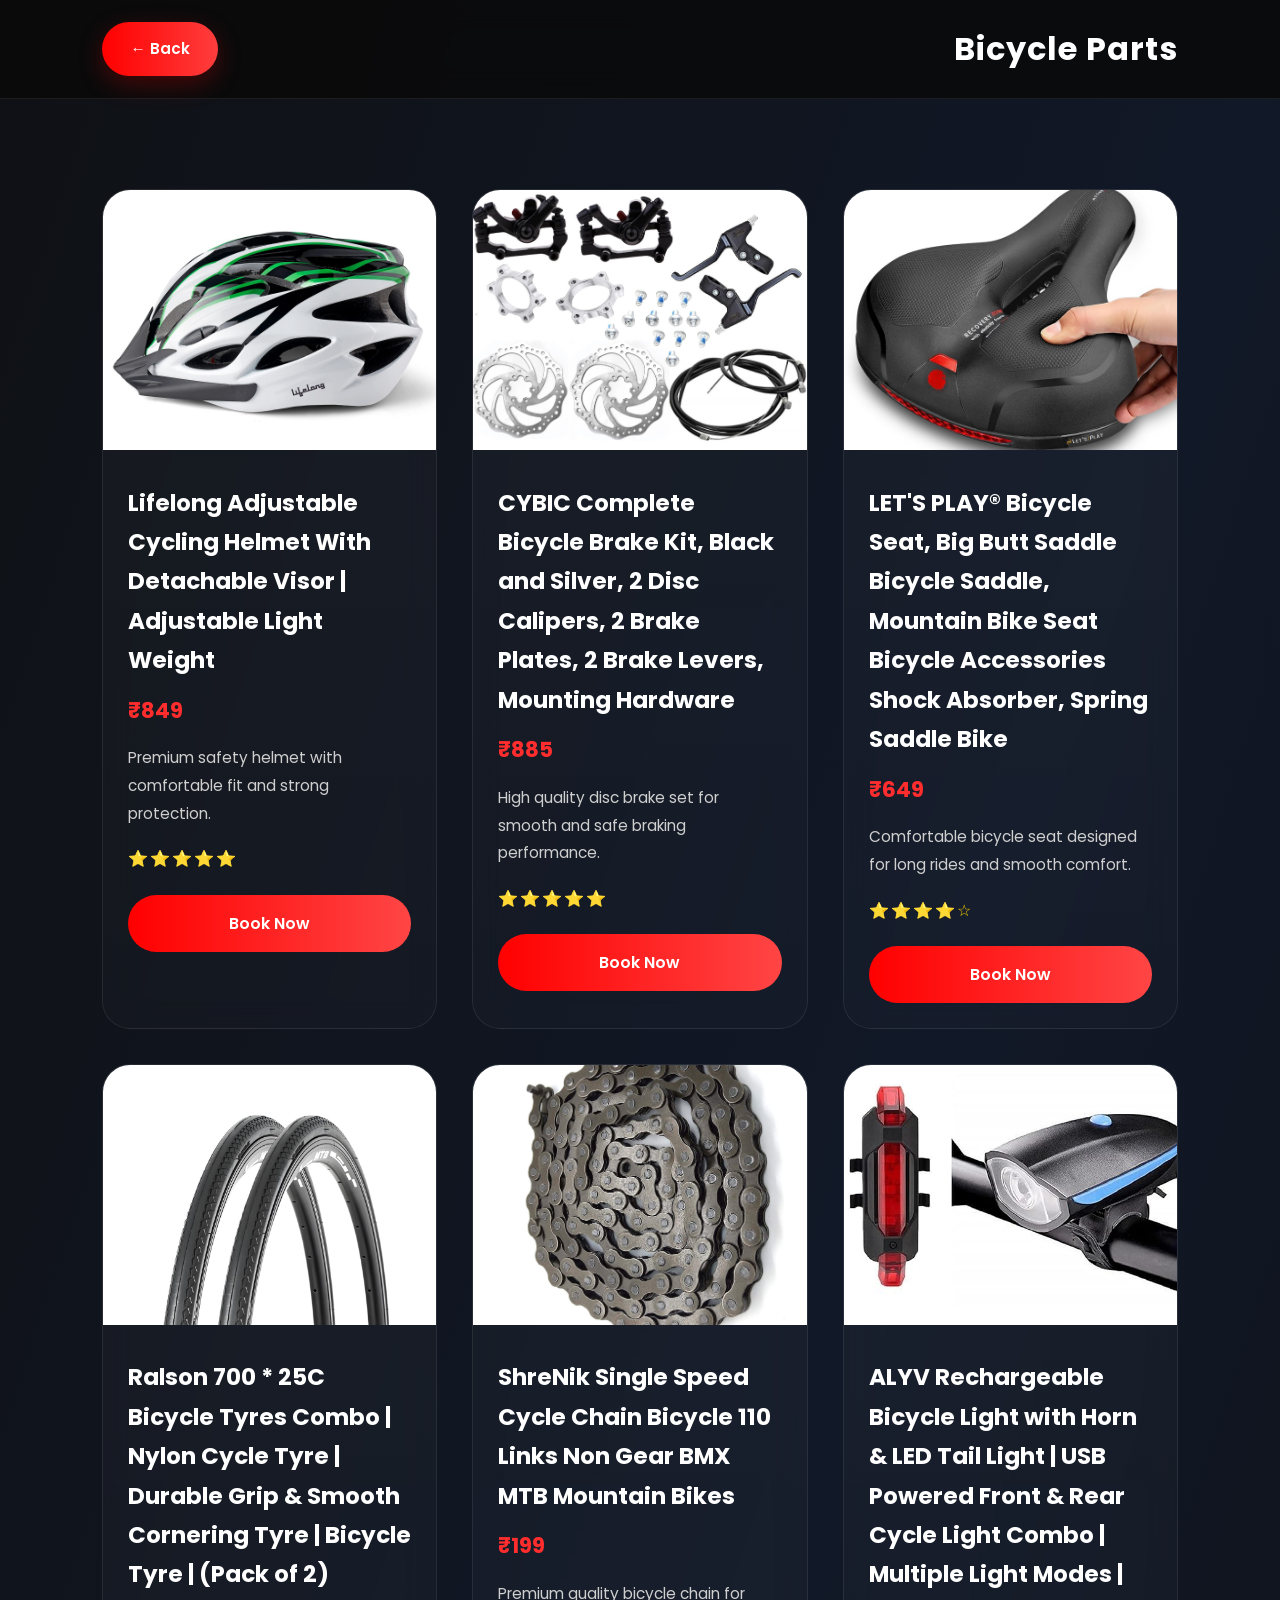
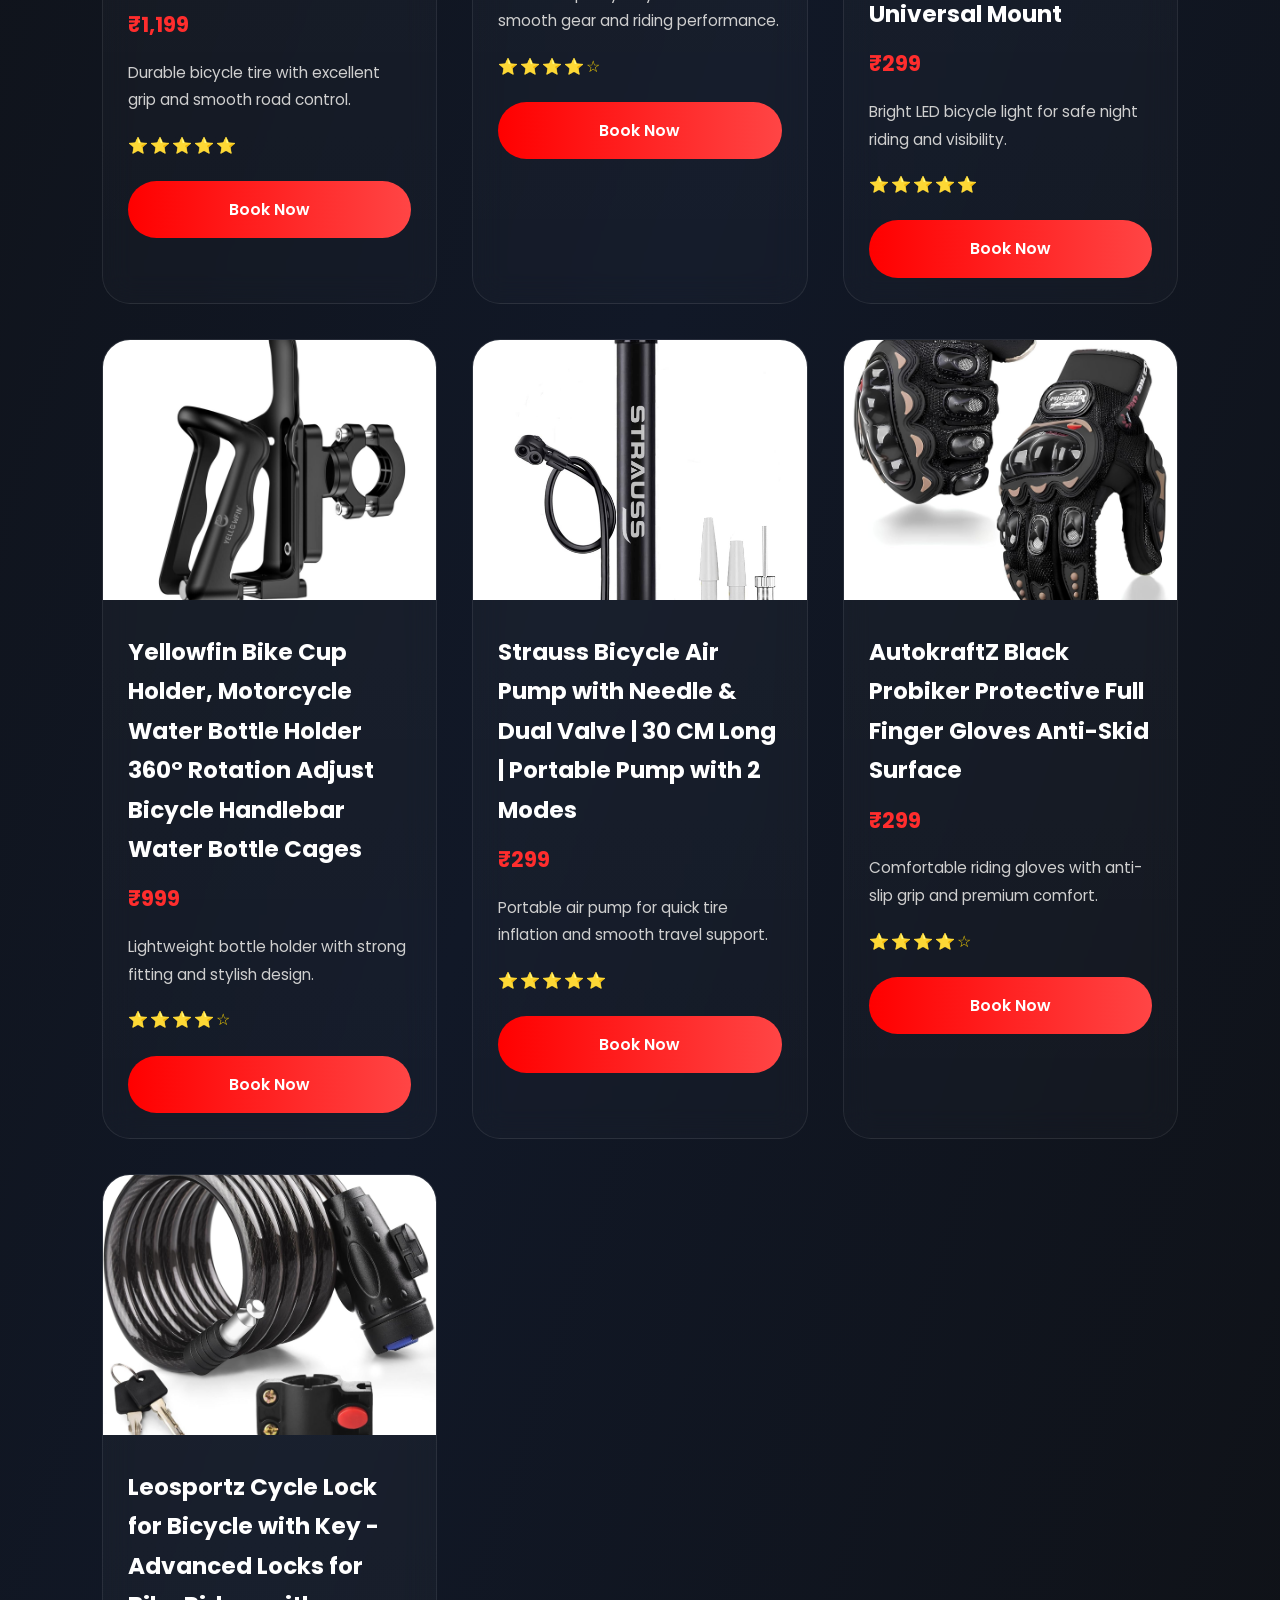
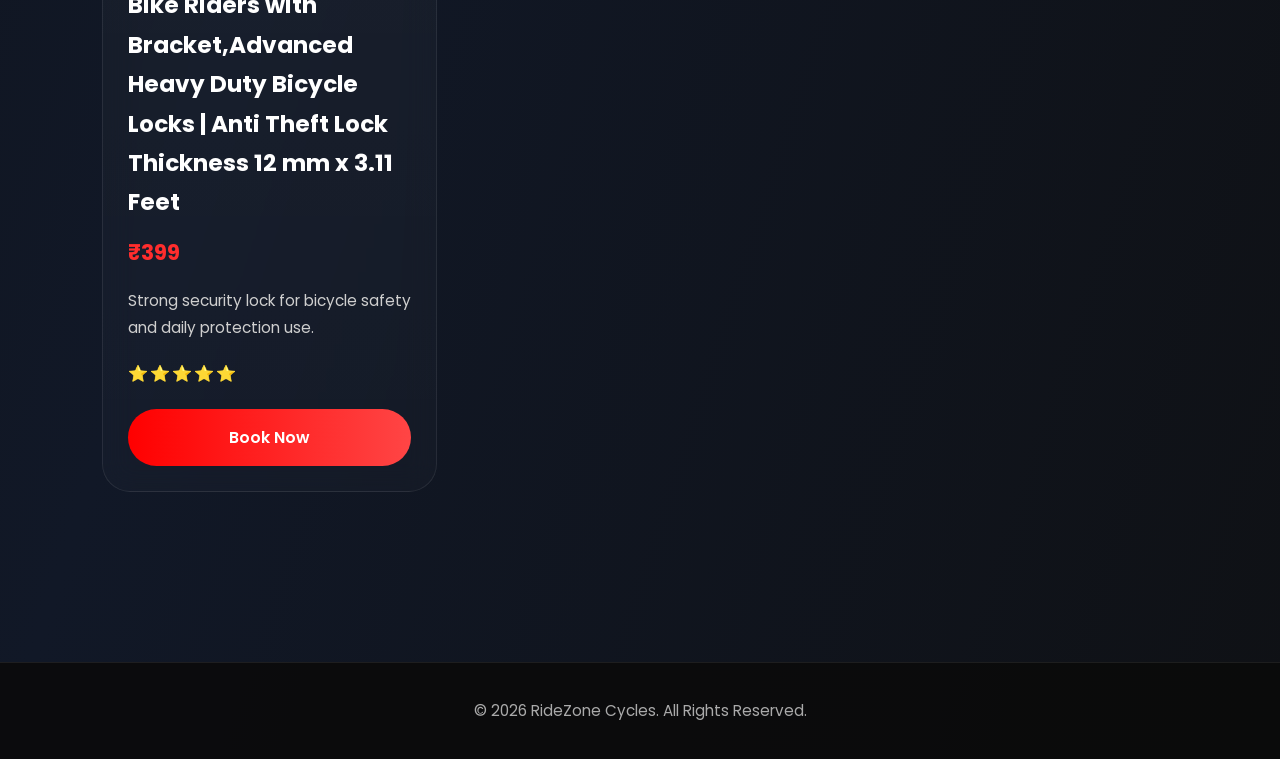
<file: assets/cotegories-html/bicycle-parts.html>
<!DOCTYPE html>
<html lang="en">

<head>

    <!-- =========================================
                    META TAGS
    ========================================== -->

    <meta charset="UTF-8">

    <meta name="viewport" content="width=device-width, initial-scale=1.0">

    <meta name="description"
        content="Explore premium bicycle parts and accessories collection for smooth riding, repair and performance upgrades.">

    <title>

        Bicycle Parts | RideZone Cycles

    </title>
    <link rel="icon" type="image/png" href="/assets/images/favicon-img/favicon.jpg">

    <!-- =========================================
                    CSS FILE
    ========================================== -->

    <link rel="stylesheet" href="/assets/cotegories-css/cotegories.css">

</head>

<body>

    <!-- =========================================
                    PAGE NAVBAR
    ========================================== -->

    <header class="page-navbar">

        <!-- BACK BUTTON -->

        <a href="../../index.html" class="back-btn">

            ← Back

        </a>

        <!-- PAGE TITLE -->

        <h1 class="page-title">

            Bicycle Parts

        </h1>

    </header>

    <!-- =========================================
                    PRODUCTS SECTION
    ========================================== -->

    <section class="products">

        <div class="container">

            <!-- PRODUCT GRID -->

            <div class="product-grid">

                <!-- PRODUCT 1 -->

                <div class="product-card">

                    <img src="../images/products/parts/parts-1.jpg" alt="MTB Helmet">

                    <div class="product-content">

                        <h3>

                            Lifelong Adjustable Cycling Helmet With Detachable Visor | Adjustable Light Weight

                        </h3>

                        <div class="price">

                            ₹849

                        </div>

                        <p>

                            Premium safety helmet
                            with comfortable fit
                            and strong protection.

                        </p>

                        <div class="rating">

                            ⭐⭐⭐⭐⭐

                        </div>

                        <a href="https://wa.me/919170433032" class="book-btn">

                            Book Now

                        </a>

                    </div>

                </div>

                <!-- PRODUCT 2 -->

                <div class="product-card">

                    <img src="../images/products/parts/parts-2.jpg" alt="Disc Brake Set">

                    <div class="product-content">

                        <h3>

                            CYBIC Complete Bicycle Brake Kit, Black and Silver, 2 Disc Calipers, 2 Brake Plates, 2 Brake
                            Levers, Mounting Hardware

                        </h3>

                        <div class="price">

                            ₹885

                        </div>

                        <p>

                            High quality disc brake
                            set for smooth and safe
                            braking performance.

                        </p>

                        <div class="rating">

                            ⭐⭐⭐⭐⭐

                        </div>

                        <a href="https://wa.me/919170433032" class="book-btn">

                            Book Now

                        </a>

                    </div>

                </div>

                <!-- PRODUCT 3 -->

                <div class="product-card">

                    <img src="../images/products/parts/parts-3.jpg" alt="Cycle Seat">

                    <div class="product-content">

                        <h3>

                            LET'S PLAY® Bicycle Seat, Big Butt Saddle Bicycle Saddle, Mountain Bike Seat Bicycle
                            Accessories Shock Absorber, Spring Saddle Bike

                        </h3>

                        <div class="price">

                            ₹649

                        </div>

                        <p>

                            Comfortable bicycle seat
                            designed for long rides
                            and smooth comfort.

                        </p>

                        <div class="rating">

                            ⭐⭐⭐⭐☆

                        </div>

                        <a href="https://wa.me/919170433032" class="book-btn">

                            Book Now

                        </a>

                    </div>

                </div>

                <!-- PRODUCT 4 -->

                <div class="product-card">

                    <img src="../images/products/parts/parts-4.jpg" alt="Cycle Tire">

                    <div class="product-content">

                        <h3>

                            Ralson 700 * 25C Bicycle Tyres Combo | Nylon Cycle Tyre | Durable Grip & Smooth Cornering
                            Tyre | Bicycle Tyre | (Pack of 2)

                        </h3>

                        <div class="price">

                            ₹1,199

                        </div>

                        <p>

                            Durable bicycle tire
                            with excellent grip and
                            smooth road control.

                        </p>

                        <div class="rating">

                            ⭐⭐⭐⭐⭐

                        </div>

                        <a href="https://wa.me/919170433032" class="book-btn">

                            Book Now

                        </a>

                    </div>

                </div>

                <!-- PRODUCT 5 -->

                <div class="product-card">

                    <img src="../images/products/parts/parts-5.jpg" alt="Cycle Chain">

                    <div class="product-content">

                        <h3>

                            ShreNik Single Speed Cycle Chain Bicycle 110 Links Non Gear BMX MTB Mountain Bikes

                        </h3>

                        <div class="price">

                            ₹199

                        </div>

                        <p>

                            Premium quality bicycle
                            chain for smooth gear
                            and riding performance.

                        </p>

                        <div class="rating">

                            ⭐⭐⭐⭐☆

                        </div>

                        <a href="https://wa.me/919170433032" class="book-btn">

                            Book Now

                        </a>

                    </div>

                </div>

                <!-- PRODUCT 6 -->

                <div class="product-card">

                    <img src="../images/products/parts/parts-6.jpg" alt="LED Cycle Light">

                    <div class="product-content">

                        <h3>

                            ALYV Rechargeable Bicycle Light with Horn & LED Tail Light | USB Powered Front & Rear Cycle
                            Light Combo | Multiple Light Modes | Universal Mount

                        </h3>

                        <div class="price">

                            ₹299

                        </div>

                        <p>

                            Bright LED bicycle light
                            for safe night riding
                            and visibility.

                        </p>

                        <div class="rating">

                            ⭐⭐⭐⭐⭐

                        </div>

                        <a href="https://wa.me/919170433032" class="book-btn">

                            Book Now

                        </a>

                    </div>

                </div>

                <!-- PRODUCT 7 -->

                <div class="product-card">

                    <img src="../images/products/parts/parts-7.jpg" alt="Water Bottle Holder">

                    <div class="product-content">

                        <h3>

                            Yellowfin Bike Cup Holder, Motorcycle Water Bottle Holder 360° Rotation Adjust Bicycle
                            Handlebar Water Bottle Cages

                        </h3>

                        <div class="price">

                            ₹999

                        </div>

                        <p>

                            Lightweight bottle holder
                            with strong fitting and
                            stylish design.

                        </p>

                        <div class="rating">

                            ⭐⭐⭐⭐☆

                        </div>

                        <a href="https://wa.me/919170433032" class="book-btn">

                            Book Now

                        </a>

                    </div>

                </div>

                <!-- PRODUCT 8 -->

                <div class="product-card">

                    <img src="../images/products/parts/parts-8.jpg" alt="Cycle Pump">

                    <div class="product-content">

                        <h3>

                            Strauss Bicycle Air Pump with Needle & Dual Valve | 30 CM Long | Portable Pump with 2 Modes

                        </h3>

                        <div class="price">

                            ₹299

                        </div>

                        <p>

                            Portable air pump for
                            quick tire inflation and
                            smooth travel support.

                        </p>

                        <div class="rating">

                            ⭐⭐⭐⭐⭐

                        </div>

                        <a href="https://wa.me/919170433032" class="book-btn">

                            Book Now

                        </a>

                    </div>

                </div>

                <!-- PRODUCT 9 -->

                <div class="product-card">

                    <img src="../images/products/parts/parts-9.jpg" alt="Cycle Gloves">

                    <div class="product-content">

                        <h3>
                            AutokraftZ Black Probiker Protective Full Finger Gloves Anti-Skid Surface

                        </h3>

                        <div class="price">

                            ₹299

                        </div>

                        <p>

                            Comfortable riding gloves
                            with anti-slip grip and
                            premium comfort.

                        </p>

                        <div class="rating">

                            ⭐⭐⭐⭐☆

                        </div>

                        <a href="https://wa.me/919170433032" class="book-btn">

                            Book Now

                        </a>

                    </div>

                </div>

                <!-- PRODUCT 10 -->

                <div class="product-card">

                    <img src="../images/products/parts/parts-10.jpg" alt="Cycle Lock">

                    <div class="product-content">

                        <h3>

                            Leosportz Cycle Lock for Bicycle with Key - Advanced Locks for Bike Riders with
                            Bracket,Advanced Heavy Duty Bicycle Locks | Anti Theft Lock Thickness 12 mm x 3.11 Feet

                        </h3>

                        <div class="price">

                            ₹399

                        </div>

                        <p>

                            Strong security lock for
                            bicycle safety and daily
                            protection use.

                        </p>

                        <div class="rating">

                            ⭐⭐⭐⭐⭐

                        </div>

                        <a href="https://wa.me/919170433032" class="book-btn">

                            Book Now

                        </a>

                    </div>

                </div>

            </div>

        </div>

    </section>

    <!-- =========================================
                    FOOTER
    ========================================== -->

    <footer class="footer">

        <p>

            © 2026 RideZone Cycles.
            All Rights Reserved.

        </p>

    </footer>

    <!-- =========================================
                    JS FILE
    ========================================== -->

    <script src="/assets/cotegories-js/cotegories.js"></script>

</body>

</html>
</file>
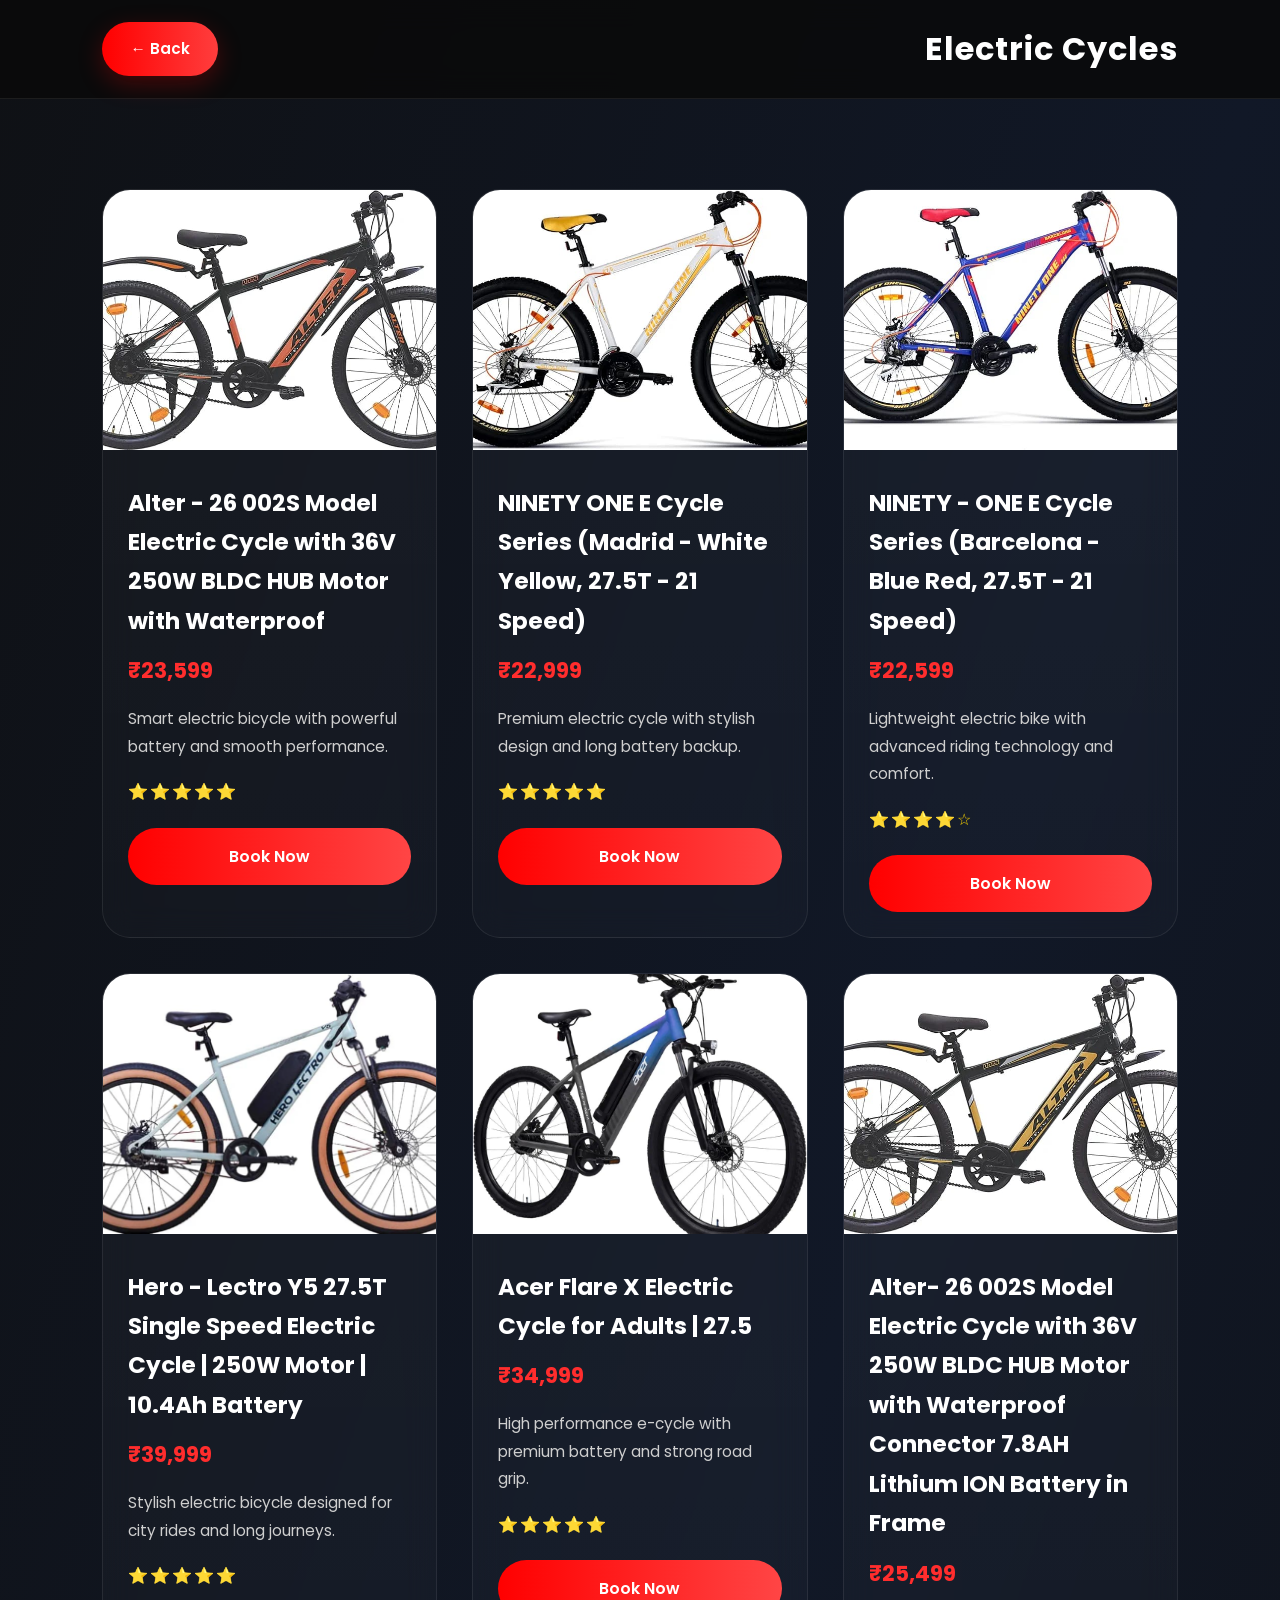
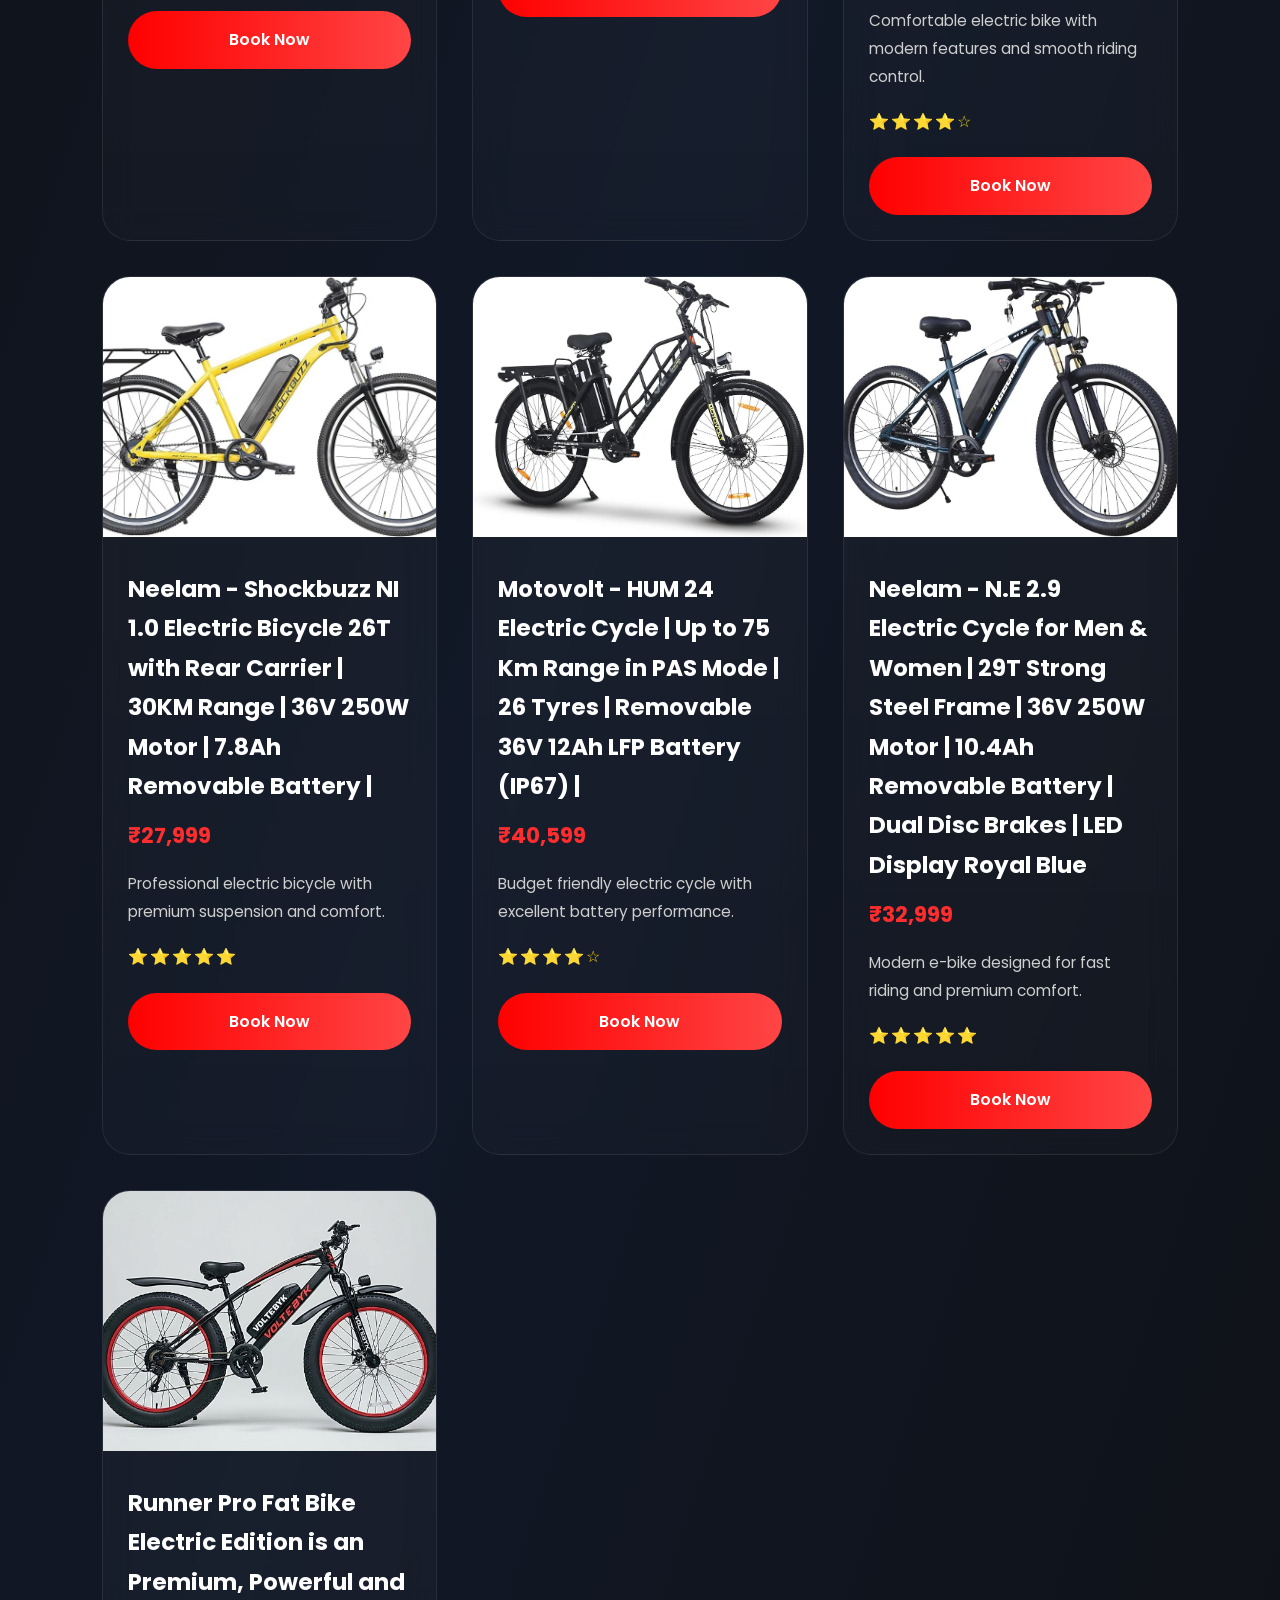
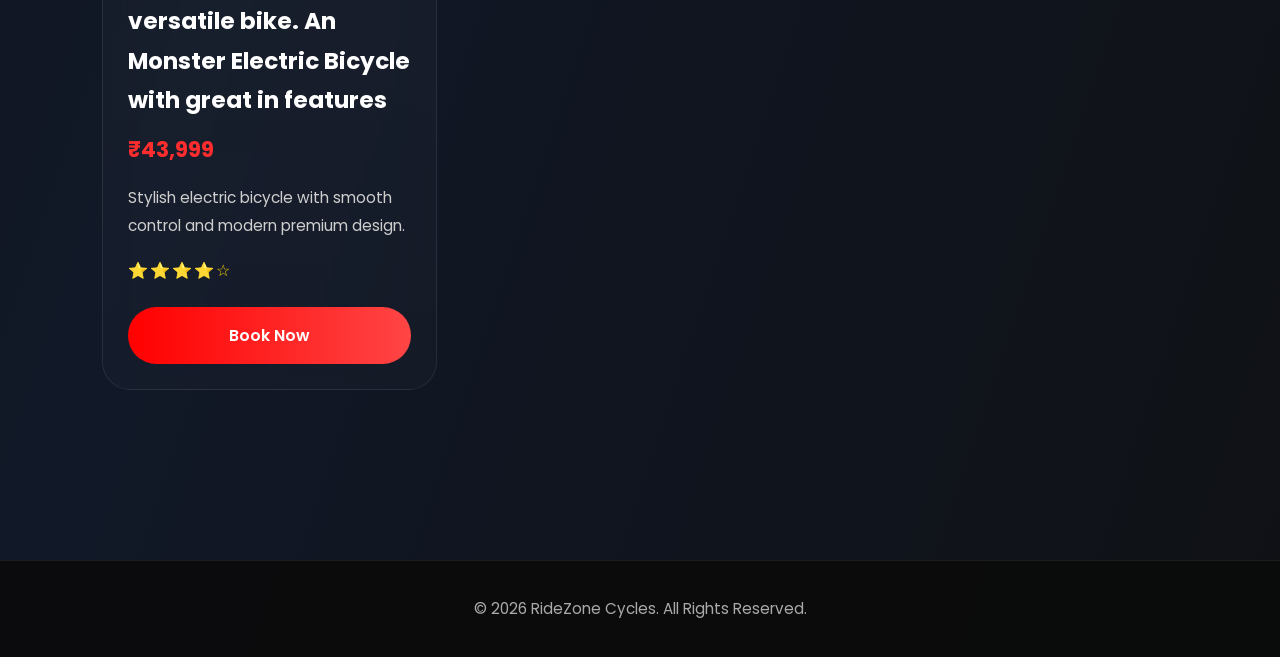
<file: assets/cotegories-html/electric-bicyle.html>
<!DOCTYPE html>
<html lang="en">

<head>

    <!-- =========================================
                    META TAGS
    ========================================== -->

    <meta charset="UTF-8">

    <meta name="viewport" content="width=device-width, initial-scale=1.0">

    <meta name="description"
        content="Explore premium electric cycles collection with smart technology, battery power and smooth riding performance.">

    <title>

        Electric Cycles | RideZone Cycles

    </title>
    <link rel="icon" type="image/png" href="/assets/images/favicon-img/favicon.jpg">

    <!-- =========================================
                    CSS FILE
    ========================================== -->

    <link rel="stylesheet" href="/assets/cotegories-css/cotegories.css">

</head>

<body>

    <!-- =========================================
                    PAGE NAVBAR
    ========================================== -->

    <header class="page-navbar">

        <!-- BACK BUTTON -->

        <a href="../../index.html" class="back-btn">

            ← Back

        </a>

        <!-- PAGE TITLE -->

        <h1 class="page-title">

            Electric Cycles

        </h1>

    </header>

    <!-- =========================================
                    PRODUCTS SECTION
    ========================================== -->

    <section class="products">

        <div class="container">

            <!-- PRODUCT GRID -->

            <div class="product-grid">

                <!-- PRODUCT 1 -->

                <div class="product-card">

                    <img src="../images/products/electric/electric-1.jpg" alt="Hero Lectro">

                    <div class="product-content">

                        <h3>
                            Alter - 26 002S Model Electric Cycle with 36V 250W BLDC HUB Motor with Waterproof





                        </h3>

                        <div class="price">

                            ₹23,599

                        </div>

                        <p>

                            Smart electric bicycle
                            with powerful battery
                            and smooth performance.

                        </p>

                        <div class="rating">

                            ⭐⭐⭐⭐⭐

                        </div>

                        <a href="https://wa.me/919170433032" class="book-btn">

                            Book Now

                        </a>

                    </div>

                </div>

                <!-- PRODUCT 2 -->

                <div class="product-card">

                    <img src="../images/products/electric/electric-2.jpg" alt="EMotorad X1">

                    <div class="product-content">

                        <h3>

                            NINETY ONE E Cycle Series (Madrid - White Yellow, 27.5T - 21 Speed)





                        </h3>

                        <div class="price">

                            ₹22,999

                        </div>

                        <p>

                            Premium electric cycle
                            with stylish design and
                            long battery backup.

                        </p>

                        <div class="rating">

                            ⭐⭐⭐⭐⭐

                        </div>

                        <a href="https://wa.me/919170433032" class="book-btn">

                            Book Now

                        </a>

                    </div>

                </div>

                <!-- PRODUCT 3 -->

                <div class="product-card">

                    <img src="../images/products/electric/electric-3.jpg" alt="Firefox Urban E">

                    <div class="product-content">

                        <h3>

                            NINETY - ONE E Cycle Series (Barcelona - Blue Red, 27.5T - 21 Speed)



                        </h3>

                        <div class="price">

                            ₹22,599

                        </div>

                        <p>

                            Lightweight electric bike
                            with advanced riding
                            technology and comfort.

                        </p>

                        <div class="rating">

                            ⭐⭐⭐⭐☆

                        </div>

                        <a href="https://wa.me/919170433032" class="book-btn">

                            Book Now

                        </a>

                    </div>

                </div>

                <!-- PRODUCT 4 -->

                <div class="product-card">

                    <img src="../images/products/electric/electric-4.jpg" alt="Ninety One E-Bike">

                    <div class="product-content">

                        <h3>

                            Hero - Lectro Y5 27.5T Single Speed Electric Cycle | 250W Motor | 10.4Ah Battery




                        </h3>

                        <div class="price">

                            ₹39,999

                        </div>

                        <p>

                            Stylish electric bicycle
                            designed for city rides
                            and long journeys.

                        </p>

                        <div class="rating">

                            ⭐⭐⭐⭐⭐

                        </div>

                        <a href="https://wa.me/919170433032" class="book-btn">

                            Book Now

                        </a>

                    </div>

                </div>

                <!-- PRODUCT 5 -->

                <div class="product-card">

                    <img src="../images/products/electric/electric-5.jpg" alt="Montra Electric Pro">

                    <div class="product-content">

                        <h3>

                            Acer Flare X Electric Cycle for Adults | 27.5




                        </h3>

                        <div class="price">

                            ₹34,999

                        </div>

                        <p>

                            High performance e-cycle
                            with premium battery and
                            strong road grip.

                        </p>

                        <div class="rating">

                            ⭐⭐⭐⭐⭐

                        </div>

                        <a href="https://wa.me/919170433032" class="book-btn">

                            Book Now

                        </a>

                    </div>

                </div>

                <!-- PRODUCT 6 -->

                <div class="product-card">

                    <img src="../images/products/electric/electric-6.jpg" alt="Urban Terrain E-X">

                    <div class="product-content">

                        <h3>

                            Alter- 26 002S Model Electric Cycle with 36V 250W BLDC HUB Motor with Waterproof Connector
                            7.8AH Lithium ION Battery in Frame




                        </h3>

                        <div class="price">

                            ₹25,499

                        </div>

                        <p>

                            Comfortable electric bike
                            with modern features and
                            smooth riding control.

                        </p>

                        <div class="rating">

                            ⭐⭐⭐⭐☆

                        </div>

                        <a href="https://wa.me/919170433032" class="book-btn">

                            Book Now

                        </a>

                    </div>

                </div>

                <!-- PRODUCT 7 -->

                <div class="product-card">

                    <img src="../images/products/electric/electric-7.jpg" alt="Cradiac E-Rider">

                    <div class="product-content">

                        <h3>

                            Neelam - Shockbuzz NI 1.0 Electric Bicycle 26T with Rear Carrier | 30KM Range | 36V 250W
                            Motor | 7.8Ah Removable Battery |




                        </h3>

                        <div class="price">


                            ₹27,999

                        </div>

                        <p>

                            Professional electric
                            bicycle with premium
                            suspension and comfort.

                        </p>

                        <div class="rating">

                            ⭐⭐⭐⭐⭐

                        </div>

                        <a href="https://wa.me/919170433032" class="book-btn">

                            Book Now

                        </a>

                    </div>

                </div>

                <!-- PRODUCT 8 -->

                <div class="product-card">

                    <img src="../images/products/electric/electric-8.jpg" alt="Leader Electric Max">

                    <div class="product-content">

                        <h3>

                            Motovolt - HUM 24 Electric Cycle | Up to 75 Km Range in PAS Mode | 26 Tyres | Removable 36V
                            12Ah LFP Battery (IP67) |




                        </h3>

                        <div class="price">


                            ₹40,599

                        </div>

                        <p>

                            Budget friendly electric
                            cycle with excellent
                            battery performance.

                        </p>

                        <div class="rating">

                            ⭐⭐⭐⭐☆

                        </div>

                        <a href="https://wa.me/919170433032" class="book-btn">

                            Book Now

                        </a>

                    </div>

                </div>

                <!-- PRODUCT 9 -->

                <div class="product-card">

                    <img src="../images/products/electric/electric-9.jpg" alt="Cosmic E-Speed">

                    <div class="product-content">

                        <h3>

                            Neelam - N.E 2.9 Electric Cycle for Men & Women | 29T Strong Steel Frame | 36V 250W Motor |
                            10.4Ah Removable Battery | Dual Disc Brakes | LED Display Royal Blue





                        </h3>

                        <div class="price">

                            ₹32,999

                        </div>

                        <p>

                            Modern e-bike designed
                            for fast riding and
                            premium comfort.

                        </p>

                        <div class="rating">

                            ⭐⭐⭐⭐⭐

                        </div>

                        <a href="https://wa.me/919170433032" class="book-btn">

                            Book Now

                        </a>

                    </div>

                </div>

                <!-- PRODUCT 10 -->

                <div class="product-card">

                    <img src="../images/products/electric/electric-10.jpg" alt="Avon E-Cruiser">

                    <div class="product-content">

                        <h3>

                            Runner Pro Fat Bike Electric Edition is an Premium, Powerful and versatile bike. An Monster
                            Electric Bicycle with great in features





                        </h3>

                        <div class="price">

                            ₹43,999

                        </div>

                        <p>

                            Stylish electric bicycle
                            with smooth control and
                            modern premium design.

                        </p>

                        <div class="rating">

                            ⭐⭐⭐⭐☆

                        </div>

                        <a href="https://wa.me/919170433032" class="book-btn">

                            Book Now

                        </a>

                    </div>

                </div>

            </div>

        </div>

    </section>

    <!-- =========================================
                    FOOTER
    ========================================== -->

    <footer class="footer">

        <p>

            © 2026 RideZone Cycles.
            All Rights Reserved.

        </p>

    </footer>

    <!-- =========================================
                    JS FILE
    ========================================== -->

    <script src="/assets/cotegories-js/cotegories.js"></script>

</body>

</html>
</file>
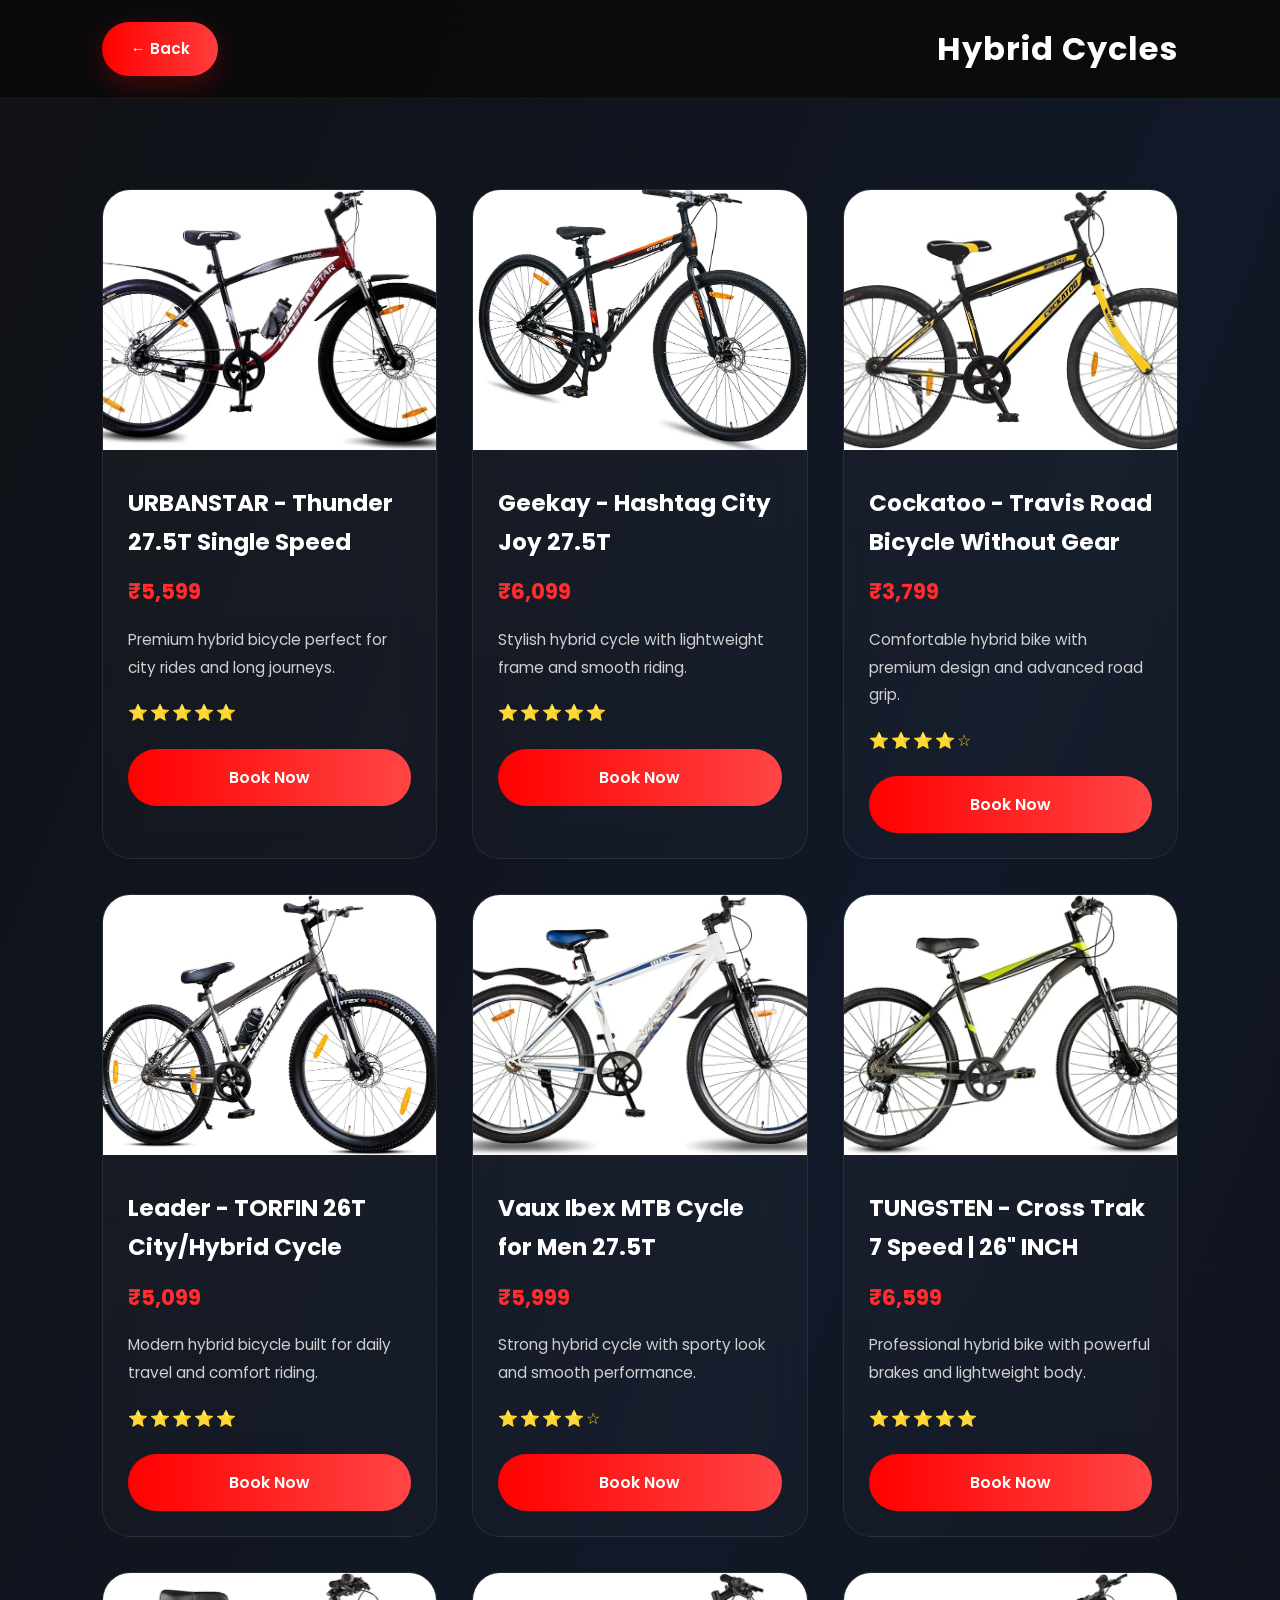
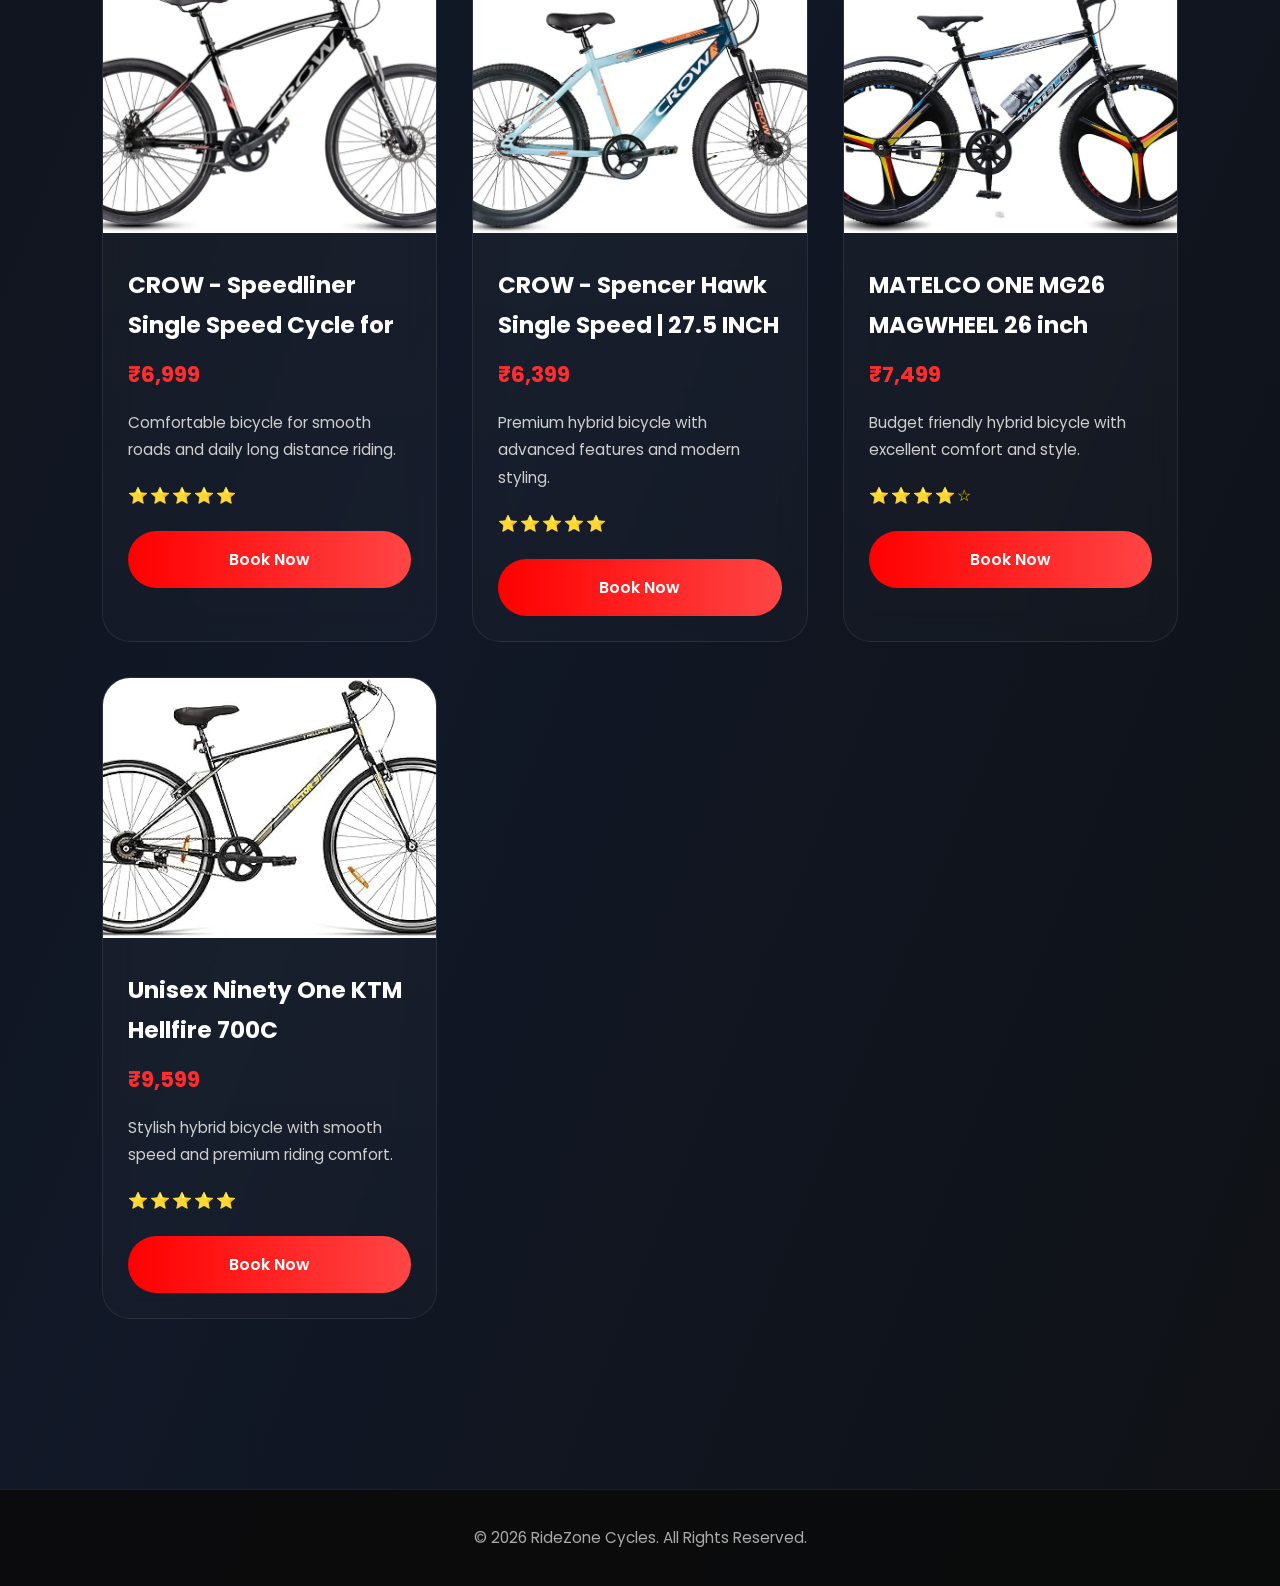
<file: assets/cotegories-html/hybrid-bicycle.html>
<!DOCTYPE html>
<html lang="en">

<head>

    <!-- =========================================
                    META TAGS
    ========================================== -->

    <meta charset="UTF-8">

    <meta name="viewport" content="width=device-width, initial-scale=1.0">

    <meta name="description"
        content="Explore premium hybrid cycles collection with comfort, speed and smooth city riding performance.">

    <title>

        Hybrid Cycles | RideZone Cycles

    </title>
    <link rel="icon" type="image/png" href="/assets/images/favicon-img/favicon.jpg">

    <!-- =========================================
                    CSS FILE
    ========================================== -->

    <link rel="stylesheet" href="/assets/cotegories-css/cotegories.css">

</head>

<body>

    <!-- =========================================
                    PAGE NAVBAR
    ========================================== -->

    <header class="page-navbar">

        <!-- BACK BUTTON -->

        <a href="../../index.html" class="back-btn">

            ← Back

        </a>

        <!-- PAGE TITLE -->

        <h1 class="page-title">

            Hybrid Cycles

        </h1>

    </header>

    <!-- =========================================
                    PRODUCTS SECTION
    ========================================== -->

    <section class="products">

        <div class="container">

            <!-- PRODUCT GRID -->

            <div class="product-grid">

                <!-- PRODUCT 1 -->

                <div class="product-card">

                    <img src="../images/products/hybrid/hybrid-1.jpg" alt="Hero Hybrid X">

                    <div class="product-content">

                        <h3>

                            URBANSTAR - Thunder 27.5T Single Speed


                        </h3>

                        <div class="price">

                            ₹5,599


                        </div>

                        <p>

                            Premium hybrid bicycle
                            perfect for city rides
                            and long journeys.

                        </p>

                        <div class="rating">

                            ⭐⭐⭐⭐⭐

                        </div>

                        <a href="https://wa.me/919170433032" class="book-btn">

                            Book Now

                        </a>

                    </div>

                </div>

                <!-- PRODUCT 2 -->

                <div class="product-card">

                    <img src="../images/products/hybrid/hybrid-2.jpg" alt="Firefox Metro">

                    <div class="product-content">

                        <h3>

                            Geekay - Hashtag City Joy 27.5T



                        </h3>

                        <div class="price">

                            ₹6,099

                        </div>

                        <p>

                            Stylish hybrid cycle
                            with lightweight frame
                            and smooth riding.

                        </p>

                        <div class="rating">

                            ⭐⭐⭐⭐⭐

                        </div>

                        <a href="https://wa.me/919170433032" class="book-btn">

                            Book Now

                        </a>

                    </div>

                </div>

                <!-- PRODUCT 3 -->

                <div class="product-card">

                    <img src="../images/products/hybrid/hybrid-3.jpg" alt="Montra Downtown">

                    <div class="product-content">

                        <h3>

                            Cockatoo - Travis Road Bicycle Without Gear

                        </h3>

                        <div class="price">


                            ₹3,799

                        </div>

                        <p>

                            Comfortable hybrid bike
                            with premium design and
                            advanced road grip.

                        </p>

                        <div class="rating">

                            ⭐⭐⭐⭐☆

                        </div>

                        <a href="https://wa.me/919170433032" class="book-btn">

                            Book Now

                        </a>

                    </div>

                </div>

                <!-- PRODUCT 4 -->

                <div class="product-card">

                    <img src="../images/products/hybrid/hybrid-4.jpg" alt="Urban Terrain Hybrid">

                    <div class="product-content">

                        <h3>

                            Leader - TORFIN 26T City/Hybrid Cycle



                        </h3>

                        <div class="price">

                            ₹5,099

                        </div>

                        <p>

                            Modern hybrid bicycle
                            built for daily travel
                            and comfort riding.

                        </p>

                        <div class="rating">

                            ⭐⭐⭐⭐⭐

                        </div>

                        <a href="https://wa.me/919170433032" class="book-btn">

                            Book Now

                        </a>

                    </div>

                </div>

                <!-- PRODUCT 5 -->

                <div class="product-card">

                    <img src="../images/products/hybrid/hybrid-5.jpg" alt="Leader Hybrid Pro">

                    <div class="product-content">

                        <h3>

                            Vaux Ibex MTB Cycle for Men 27.5T


                        </h3>

                        <div class="price">

                            ₹5,999

                        </div>

                        <p>

                            Strong hybrid cycle
                            with sporty look and
                            smooth performance.

                        </p>

                        <div class="rating">

                            ⭐⭐⭐⭐☆

                        </div>

                        <a href="https://wa.me/919170433032" class="book-btn">

                            Book Now

                        </a>

                    </div>

                </div>

                <!-- PRODUCT 6 -->

                <div class="product-card">

                    <img src="../images/products/hybrid/hybrid-6.jpg" alt="Cradiac Hybrid Max">

                    <div class="product-content">

                        <h3>

                            TUNGSTEN - Cross Trak 7 Speed | 26" INCH




                        </h3>

                        <div class="price">

                            ₹6,599

                        </div>

                        <p>

                            Professional hybrid bike
                            with powerful brakes and
                            lightweight body.

                        </p>

                        <div class="rating">

                            ⭐⭐⭐⭐⭐

                        </div>

                        <a href="https://wa.me/919170433032" class="book-btn">

                            Book Now

                        </a>

                    </div>

                </div>

                <!-- PRODUCT 7 -->

                <div class="product-card">

                    <img src="../images/products/hybrid/hybrid-7.jpg" alt="Hercules Hybrid Ride">

                    <div class="product-content">

                        <h3>

                            CROW - Speedliner Single Speed Cycle for
                        </h3>

                        <div class="price">


                            ₹6,999


                        </div>

                        <p>

                            Comfortable bicycle for
                            smooth roads and daily
                            long distance riding.

                        </p>

                        <div class="rating">

                            ⭐⭐⭐⭐⭐

                        </div>

                        <a href="https://wa.me/919170433032" class="book-btn">

                            Book Now

                        </a>

                    </div>

                </div>

                <!-- PRODUCT 8 -->

                <div class="product-card">

                    <img src="../images/products/hybrid/hybrid-8.jpg" alt="Ninety One Hybrid">

                    <div class="product-content">

                        <h3>

                            CROW - Spencer Hawk Single Speed | 27.5 INCH




                        </h3>

                        <div class="price">

                            ₹6,399

                        </div>

                        <p>

                            Premium hybrid bicycle
                            with advanced features
                            and modern styling.

                        </p>

                        <div class="rating">

                            ⭐⭐⭐⭐⭐

                        </div>

                        <a href="https://wa.me/919170433032" class="book-btn">

                            Book Now

                        </a>

                    </div>

                </div>

                <!-- PRODUCT 9 -->

                <div class="product-card">

                    <img src="../images/products/hybrid/hybrid-9.jpg" alt="Avon Hybrid Plus">

                    <div class="product-content">

                        <h3>

                            MATELCO ONE MG26 MAGWHEEL 26 inch




                        </h3>

                        <div class="price">

                            ₹7,499

                        </div>

                        <p>

                            Budget friendly hybrid
                            bicycle with excellent
                            comfort and style.

                        </p>

                        <div class="rating">

                            ⭐⭐⭐⭐☆

                        </div>

                        <a href="https://wa.me/919170433032" class="book-btn">

                            Book Now

                        </a>

                    </div>

                </div>

                <!-- PRODUCT 10 -->

                <div class="product-card">

                    <img src="../images/products/hybrid/hybrid-10.jpg" alt="Cosmic Hybrid X">

                    <div class="product-content">

                        <h3>

                            Unisex Ninety One KTM Hellfire 700C





                        </h3>

                        <div class="price">

                            ₹9,599

                        </div>

                        <p>

                            Stylish hybrid bicycle
                            with smooth speed and
                            premium riding comfort.

                        </p>

                        <div class="rating">

                            ⭐⭐⭐⭐⭐

                        </div>

                        <a href="https://wa.me/919170433032" class="book-btn">

                            Book Now

                        </a>

                    </div>

                </div>

            </div>

        </div>

    </section>

    <!-- =========================================
                    FOOTER
    ========================================== -->

    <footer class="footer">

        <p>

            © 2026 RideZone Cycles.
            All Rights Reserved.

        </p>

    </footer>

    <!-- =========================================
                    JS FILE
    ========================================== -->

    <script src="/assets/cotegories-js/cotegories.js"></script>

</body>

</html>
</file>
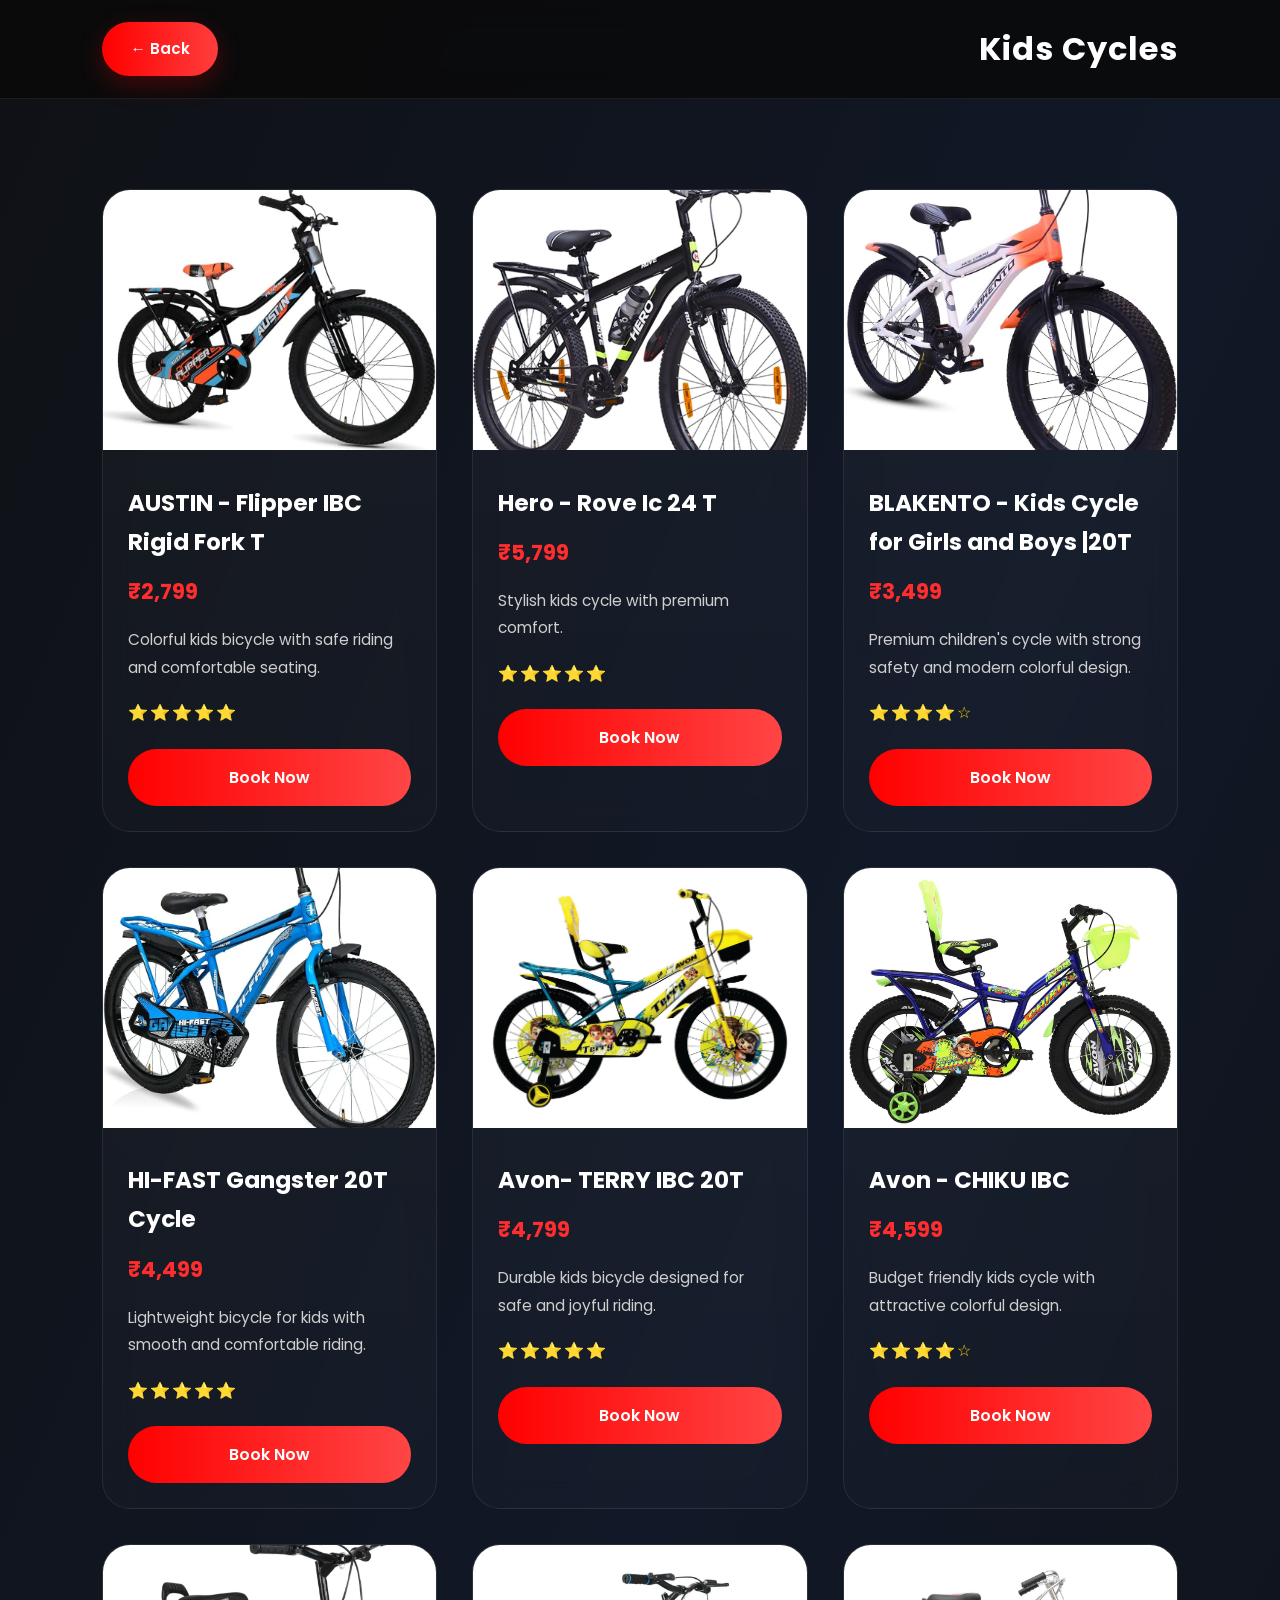
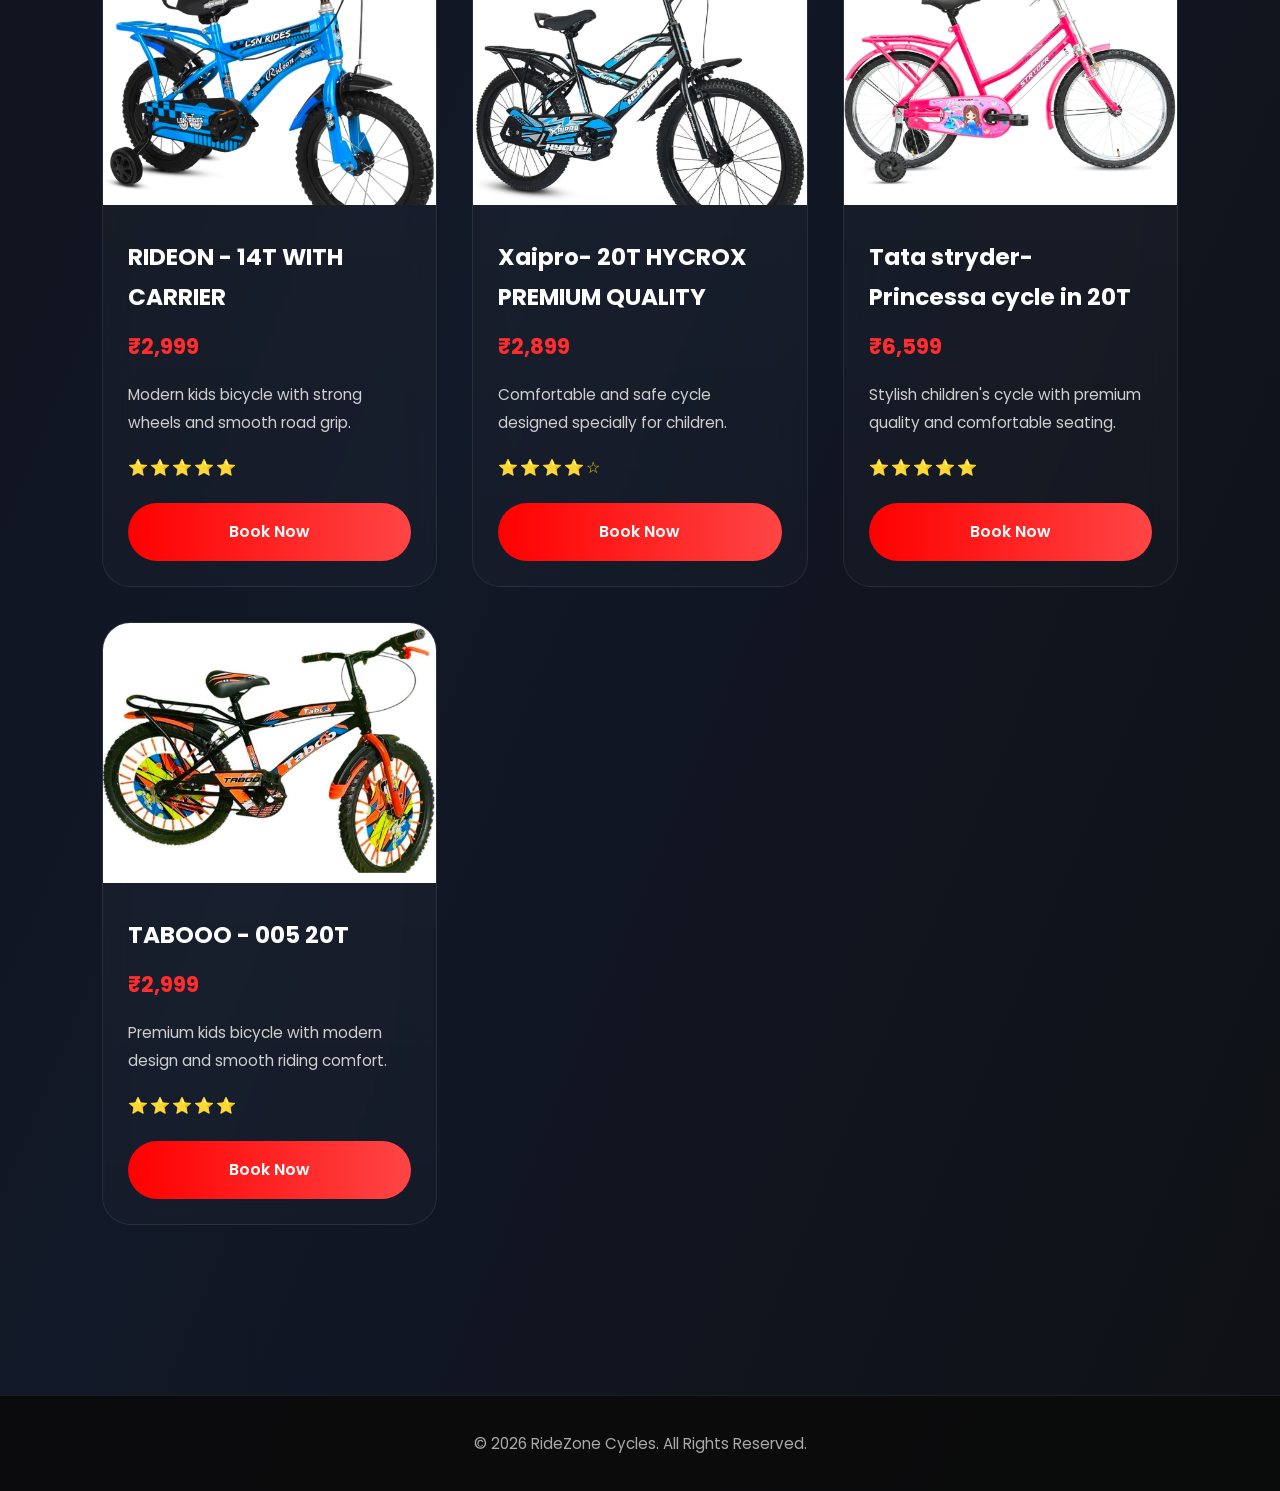
<file: assets/cotegories-html/kids-bicyle.html>
<!DOCTYPE html>
<html lang="en">

<head>

    <!-- =========================================
                    META TAGS
    ========================================== -->

    <meta charset="UTF-8">

    <meta name="viewport" content="width=device-width, initial-scale=1.0">

    <meta name="description"
        content="Explore premium kids cycles collection with colorful design, safety and smooth riding comfort for children.">

    <title>

        Kids Cycles | RideZone Cycles

    </title>
    <link rel="icon" type="image/png" href="/assets/images/favicon-img/favicon.jpg">

    <!-- =========================================
                    CSS FILE
    ========================================== -->

    <link rel="stylesheet" href="/assets/cotegories-css/cotegories.css">

</head>

<body>

    <!-- =========================================
                    PAGE NAVBAR
    ========================================== -->

    <header class="page-navbar">

        <!-- BACK BUTTON -->

        <a href="../../index.html" class="back-btn">

            ← Back

        </a>

        <!-- PAGE TITLE -->

        <h1 class="page-title">

            Kids Cycles

        </h1>

    </header>

    <!-- =========================================
                    PRODUCTS SECTION
    ========================================== -->

    <section class="products">

        <div class="container">

            <!-- PRODUCT GRID -->

            <div class="product-grid">

                <!-- PRODUCT 1 -->

                <div class="product-card">

                    <img src="../images/products/kids/kids-1.jpg" alt="Hero Kids Fun">

                    <div class="product-content">

                        <h3>

                            AUSTIN - Flipper IBC Rigid Fork
                            T




                        </h3>

                        <div class="price">

                            ₹2,799

                        </div>

                        <p>

                            Colorful kids bicycle
                            with safe riding and
                            comfortable seating.

                        </p>

                        <div class="rating">

                            ⭐⭐⭐⭐⭐

                        </div>

                        <a href="https://wa.me/919170433032" class="book-btn">

                            Book Now

                        </a>

                    </div>

                </div>

                <!-- PRODUCT 2 -->

                <div class="product-card">

                    <img src="../images/products/kids/kids-2.jpg" alt="Ladybird Junior">

                    <div class="product-content">

                        <h3>

                            Hero - Rove Ic 24 T



                        </h3>

                        <div class="price">

                            ₹5,799

                        </div>

                        <p>

                            Stylish kids cycle with
                            premium comfort.

                        </p>

                        <div class="rating">

                            ⭐⭐⭐⭐⭐

                        </div>

                        <a href="https://wa.me/919170433032" class="book-btn">

                            Book Now

                        </a>

                    </div>

                </div>

                <!-- PRODUCT 3 -->

                <div class="product-card">

                    <img src="../images/products/kids/kids-3.jpg" alt="Firefox Tiny Rider">

                    <div class="product-content">

                        <h3>

                            BLAKENTO - Kids Cycle for Girls and Boys |20T




                        </h3>

                        <div class="price">

                            ₹3,499

                        </div>

                        <p>

                            Premium children's cycle
                            with strong safety and
                            modern colorful design.

                        </p>

                        <div class="rating">

                            ⭐⭐⭐⭐☆

                        </div>

                        <a href="https://wa.me/919170433032" class="book-btn">

                            Book Now

                        </a>

                    </div>

                </div>

                <!-- PRODUCT 4 -->

                <div class="product-card">

                    <img src="../images/products/kids/kids-4.jpg" alt="Urban Terrain Kids">

                    <div class="product-content">

                        <h3>

                            HI-FAST Gangster 20T Cycle

                        </h3>

                        <div class="price">

                            ₹4,499

                        </div>

                        <p>

                            Lightweight bicycle for
                            kids with smooth and
                            comfortable riding.

                        </p>

                        <div class="rating">

                            ⭐⭐⭐⭐⭐

                        </div>

                        <a href="https://wa.me/919170433032" class="book-btn">

                            Book Now

                        </a>

                    </div>

                </div>

                <!-- PRODUCT 5 -->

                <div class="product-card">

                    <img src="../images/products/kids/kids-5.jpg" alt="Hercules Junior">

                    <div class="product-content">

                        <h3>

                            Avon- TERRY IBC 20T




                        </h3>

                        <div class="price">

                            ₹4,799

                        </div>

                        <p>

                            Durable kids bicycle
                            designed for safe and
                            joyful riding.

                        </p>

                        <div class="rating">

                            ⭐⭐⭐⭐⭐

                        </div>

                        <a href="https://wa.me/919170433032" class="book-btn">

                            Book Now

                        </a>

                    </div>

                </div>

                <!-- PRODUCT 6 -->

                <div class="product-card">

                    <img src="../images/products/kids/kids-6.jpg" alt="Avon Star Kids">

                    <div class="product-content">

                        <h3>

                            Avon - CHIKU IBC


                        </h3>

                        <div class="price">

                            ₹4,599

                        </div>

                        <p>

                            Budget friendly kids
                            cycle with attractive
                            colorful design.

                        </p>

                        <div class="rating">

                            ⭐⭐⭐⭐☆

                        </div>

                        <a href="https://wa.me/919170433032" class="book-btn">

                            Book Now

                        </a>

                    </div>

                </div>

                <!-- PRODUCT 7 -->

                <div class="product-card">

                    <img src="../images/products/kids/kids-7.jpg" alt="Montra Kidster">

                    <div class="product-content">

                        <h3>

                            RIDEON - 14T WITH CARRIER



                        </h3>

                        <div class="price">

                            ₹2,999

                        </div>

                        <p>

                            Modern kids bicycle
                            with strong wheels and
                            smooth road grip.

                        </p>

                        <div class="rating">

                            ⭐⭐⭐⭐⭐

                        </div>

                        <a href="https://wa.me/919170433032" class="book-btn">

                            Book Now

                        </a>

                    </div>

                </div>

                <!-- PRODUCT 8 -->

                <div class="product-card">

                    <img src="../images/products/kids/kids-8.jpg" alt="Leader Tiny Pro">

                    <div class="product-content">

                        <h3>

                            Xaipro-

                            20T HYCROX PREMIUM QUALITY




                        </h3>

                        <div class="price">

                            ₹2,899

                        </div>

                        <p>

                            Comfortable and safe
                            cycle designed specially
                            for children.

                        </p>

                        <div class="rating">

                            ⭐⭐⭐⭐☆

                        </div>

                        <a href="https://wa.me/919170433032" class="book-btn">

                            Book Now

                        </a>

                    </div>

                </div>

                <!-- PRODUCT 9 -->

                <div class="product-card">

                    <img src="../images/products/kids/kids-9.jpg" alt="Cradiac Mini Rider">

                    <div class="product-content">

                        <h3>

                            Tata stryder-

                            Princessa cycle in 20T




                        </h3>

                        <div class="price">

                            ₹6,599

                        </div>

                        <p>

                            Stylish children's cycle
                            with premium quality and
                            comfortable seating.

                        </p>

                        <div class="rating">

                            ⭐⭐⭐⭐⭐

                        </div>

                        <a href="https://wa.me/919170433032" class="book-btn">

                            Book Now

                        </a>

                    </div>

                </div>

                <!-- PRODUCT 10 -->

                <div class="product-card">

                    <img src="../images/products/kids/kids-10.jpg" alt="Ninety One Junior">

                    <div class="product-content">

                        <h3>

                            TABOOO - 005 20T


                        </h3>

                        <div class="price">

                            ₹2,999

                        </div>

                        <p>

                            Premium kids bicycle
                            with modern design and
                            smooth riding comfort.

                        </p>

                        <div class="rating">

                            ⭐⭐⭐⭐⭐

                        </div>

                        <a href="https://wa.me/919170433032" class="book-btn">

                            Book Now

                        </a>

                    </div>

                </div>

            </div>

        </div>

    </section>

    <!-- =========================================
                    FOOTER
    ========================================== -->

    <footer class="footer">

        <p>

            © 2026 RideZone Cycles.
            All Rights Reserved.

        </p>

    </footer>

    <!-- =========================================
                    JS FILE
    ========================================== -->

    <script src="/assets/cotegories-js/cotegories.js"></script>

</body>

</html>
</file>
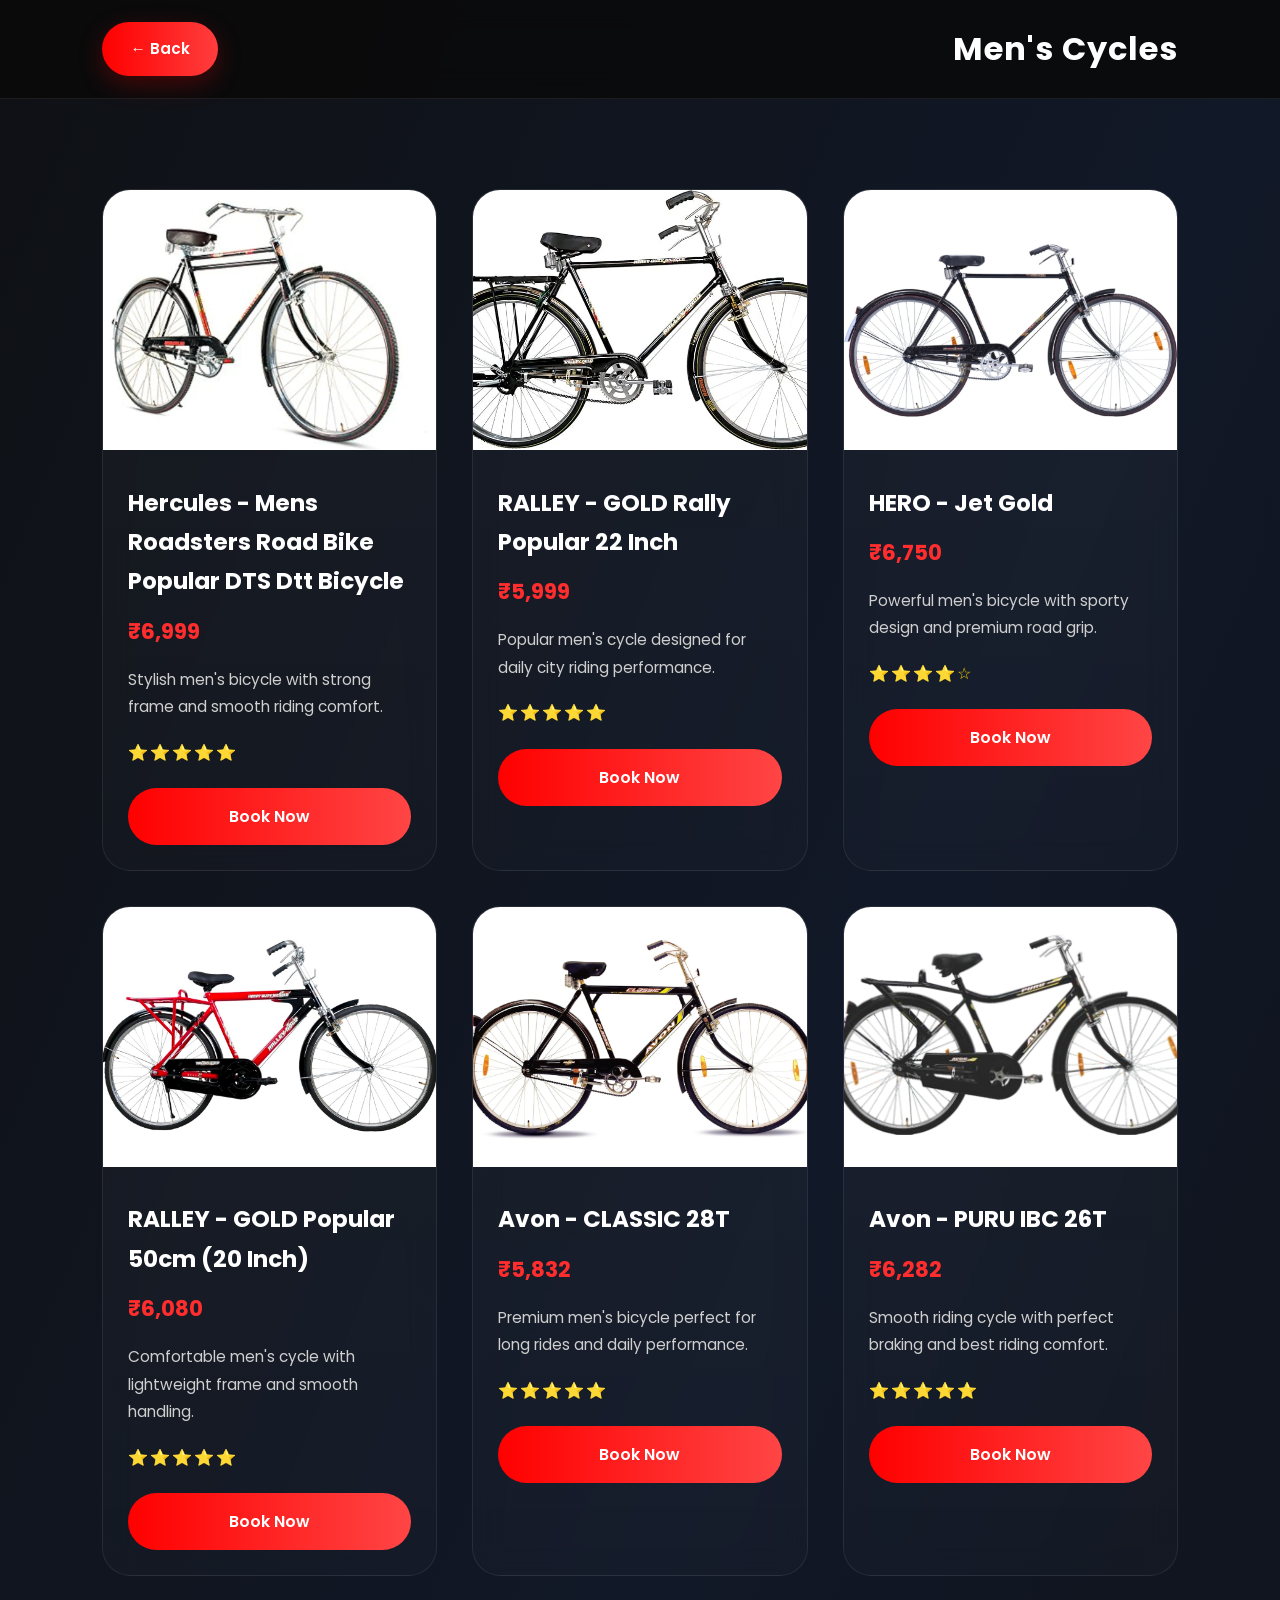
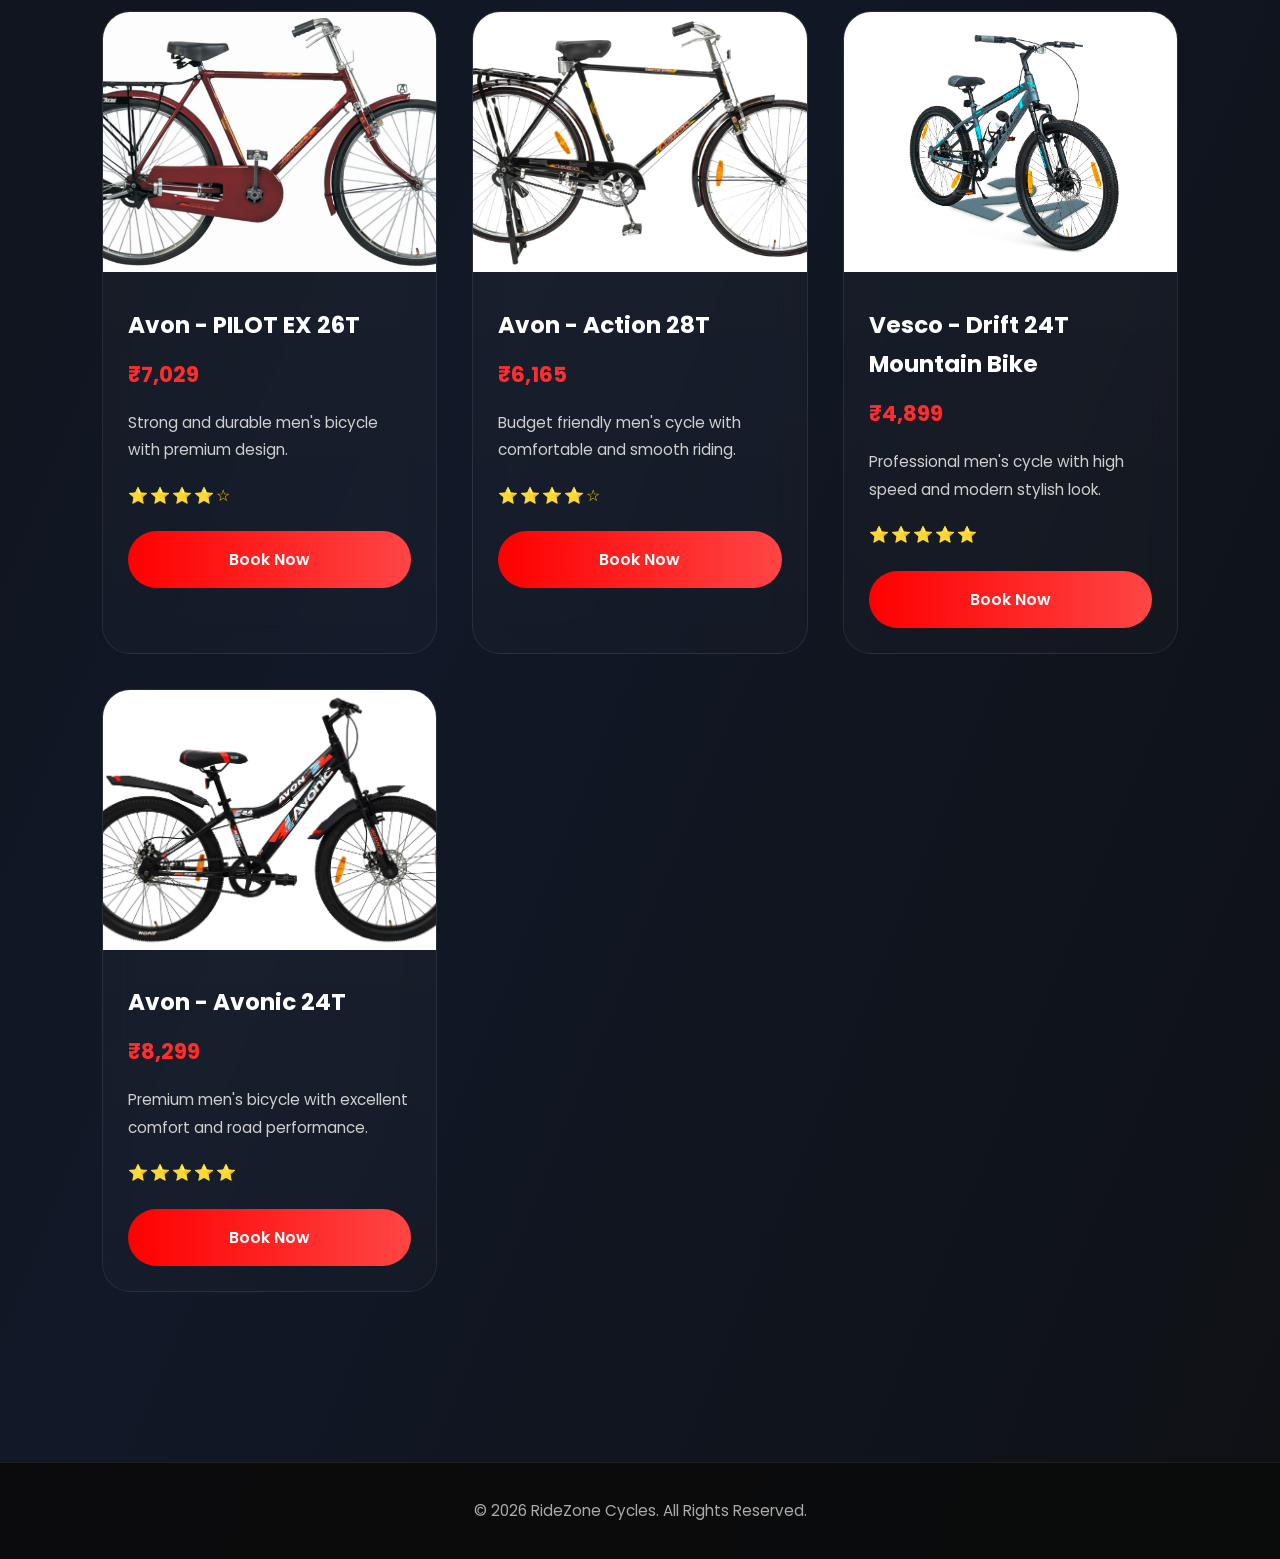
<file: assets/cotegories-html/men's-bicycle.html>
<!DOCTYPE html>
<html lang="en">

<head>

    <!-- =========================================
                    META TAGS
    ========================================== -->

    <meta charset="UTF-8">

    <meta name="viewport" content="width=device-width, initial-scale=1.0">

    <meta name="description"
        content="Explore premium men's cycles collection with stylish design and powerful performance.">

    <title>

        Men's Cycles | RideZone Cycles

    </title>
    <link rel="icon" type="image/png" href="/assets/images/favicon-img/favicon.jpg">

    <!-- =========================================
                    CSS FILE
    ========================================== -->

    <link rel="stylesheet" href="/assets/cotegories-css/cotegories.css">

</head>

<body>

    <!-- =========================================
                    PAGE NAVBAR
    ========================================== -->

    <header class="page-navbar">

        <!-- BACK BUTTON -->

        <a href="../../index.html" class="back-btn">

            ← Back

        </a>

        <!-- PAGE TITLE -->

        <h1 class="page-title">

            Men's Cycles

        </h1>

    </header>

    <!-- =========================================
                    PRODUCTS SECTION
    ========================================== -->

    <section class="products">

        <div class="container">

            <!-- PRODUCT GRID -->

            <div class="product-grid">

                <!-- PRODUCT 1 -->

                <div class="product-card">

                    <img src="../images/products/mens/mens-1.jpg" alt="Hero Ranger">

                    <div class="product-content">

                        <h3>

                            Hercules - Mens Roadsters Road Bike Popular DTS Dtt Bicycle

                        </h3>

                        <div class="price">

                            ₹6,999

                        </div>

                        <p>

                            Stylish men's bicycle
                            with strong frame and
                            smooth riding comfort.

                        </p>

                        <div class="rating">

                            ⭐⭐⭐⭐⭐

                        </div>

                        <a href="https://wa.me/919170433032" class="book-btn">

                            Book Now

                        </a>

                    </div>

                </div>

                <!-- PRODUCT 2 -->

                <div class="product-card">

                    <img src="../images/products/mens/mens-2.jpg" alt="Firefox Urban">

                    <div class="product-content">

                        <h3>

                            RALLEY - GOLD Rally Popular 22 Inch

                        </h3>

                        <div class="price">

                            ₹5,999

                        </div>

                        <p>

                            Popular men's cycle
                            designed for daily
                            city riding performance.

                        </p>

                        <div class="rating">

                            ⭐⭐⭐⭐⭐

                        </div>

                        <a href="https://wa.me/919170433032" class="book-btn">

                            Book Now

                        </a>

                    </div>

                </div>

                <!-- PRODUCT 3 -->

                <div class="product-card">

                    <img src="../images/products/mens/mens-3.jpg" alt="Leader Gladiator">

                    <div class="product-content">

                        <h3>

                            HERO - Jet Gold

                        </h3>

                        <div class="price">

                            ₹6,750

                        </div>

                        <p>

                            Powerful men's bicycle
                            with sporty design and
                            premium road grip.

                        </p>

                        <div class="rating">

                            ⭐⭐⭐⭐☆

                        </div>

                        <a href="https://wa.me/919170433032" class="book-btn">

                            Book Now

                        </a>

                    </div>

                </div>

                <!-- PRODUCT 4 -->

                <div class="product-card">

                    <img src="../images/products/mens/mens-4.jpg" alt="Urban Terrain Rider">

                    <div class="product-content">

                        <h3>

                            RALLEY - GOLD Popular 50cm (20 Inch)

                        </h3>

                        <div class="price">

                            ₹6,080

                        </div>

                        <p>

                            Comfortable men's cycle
                            with lightweight frame
                            and smooth handling.

                        </p>

                        <div class="rating">

                            ⭐⭐⭐⭐⭐

                        </div>

                        <a href="https://wa.me/919170433032" class="book-btn">

                            Book Now

                        </a>

                    </div>

                </div>

                <!-- PRODUCT 5 -->

                <div class="product-card">

                    <img src="../images/products/mens/mens-5.jpg" alt="Cradiac Alpha">

                    <div class="product-content">

                        <h3>

                            Avon - CLASSIC 28T

                        </h3>

                        <div class="price">

                            ₹5,832

                        </div>

                        <p>

                            Premium men's bicycle
                            perfect for long rides
                            and daily performance.

                        </p>

                        <div class="rating">

                            ⭐⭐⭐⭐⭐

                        </div>

                        <a href="https://wa.me/919170433032" class="book-btn">

                            Book Now

                        </a>

                    </div>

                </div>

                <!-- PRODUCT 6 -->

                <div class="product-card">

                    <img src="../images/products/mens/mens-6.jpg" alt="Montra Blues">

                    <div class="product-content">

                        <h3>

                            Avon - PURU IBC 26T

                        </h3>

                        <div class="price">

                            ₹6,282

                        </div>

                        <p>

                            Smooth riding cycle with
                            perfect braking and
                            best riding comfort.

                        </p>

                        <div class="rating">

                            ⭐⭐⭐⭐⭐

                        </div>

                        <a href="https://wa.me/919170433032" class="book-btn">

                            Book Now

                        </a>

                    </div>

                </div>

                <!-- PRODUCT 7 -->

                <div class="product-card">

                    <img src="../images/products/mens/mens-7.jpg" alt="Hercules Roadeo">

                    <div class="product-content">

                        <h3>

                            Avon - PILOT EX 26T

                        </h3>

                        <div class="price">

                            ₹7,029

                        </div>

                        <p>

                            Strong and durable
                            men's bicycle with
                            premium design.

                        </p>

                        <div class="rating">

                            ⭐⭐⭐⭐☆

                        </div>

                        <a href="https://wa.me/919170433032" class="book-btn">

                            Book Now

                        </a>

                    </div>

                </div>

                <!-- PRODUCT 8 -->

                <div class="product-card">

                    <img src="../images/products/mens/mens-8.jpg" alt="Avon Beast">

                    <div class="product-content">

                        <h3>

                            Avon - Action 28T

                        </h3>

                        <div class="price">

                            ₹6,165

                        </div>

                        <p>

                            Budget friendly men's
                            cycle with comfortable
                            and smooth riding.

                        </p>

                        <div class="rating">

                            ⭐⭐⭐⭐☆

                        </div>

                        <a href="https://wa.me/919170433032" class="book-btn">

                            Book Now

                        </a>

                    </div>

                </div>

                <!-- PRODUCT 9 -->

                <div class="product-card">

                    <img src="../images/products/mens/mens-9.jpg" alt="Ninety One Storm">

                    <div class="product-content">

                        <h3>

                            Vesco - Drift 24T Mountain Bike


                        </h3>

                        <div class="price">

                            ₹4,899

                        </div>

                        <p>

                            Professional men's cycle
                            with high speed and
                            modern stylish look.

                        </p>

                        <div class="rating">

                            ⭐⭐⭐⭐⭐

                        </div>

                        <a href="https://wa.me/919170433032" class="book-btn">

                            Book Now

                        </a>

                    </div>

                </div>

                <!-- PRODUCT 10 -->

                <div class="product-card">

                    <img src="../images/products/mens/mens-10.jpg" alt="Cosmic SpeedX">

                    <div class="product-content">

                        <h3>

                            Avon - Avonic 24T

                        </h3>

                        <div class="price">

                            ₹8,299

                        </div>

                        <p>

                            Premium men's bicycle
                            with excellent comfort
                            and road performance.

                        </p>

                        <div class="rating">

                            ⭐⭐⭐⭐⭐

                        </div>

                        <a href="https://wa.me/919170433032" class="book-btn">

                            Book Now

                        </a>

                    </div>

                </div>

            </div>

        </div>

    </section>

    <!-- =========================================
                    FOOTER
    ========================================== -->

    <footer class="footer">

        <p>

            © 2026 RideZone Cycles.
            All Rights Reserved.

        </p>

    </footer>

    <!-- =========================================
                    JS FILE
    ========================================== -->

    <script src="/assets/cotegories-js/cotegories.js"></script>

</body>

</html>
</file>
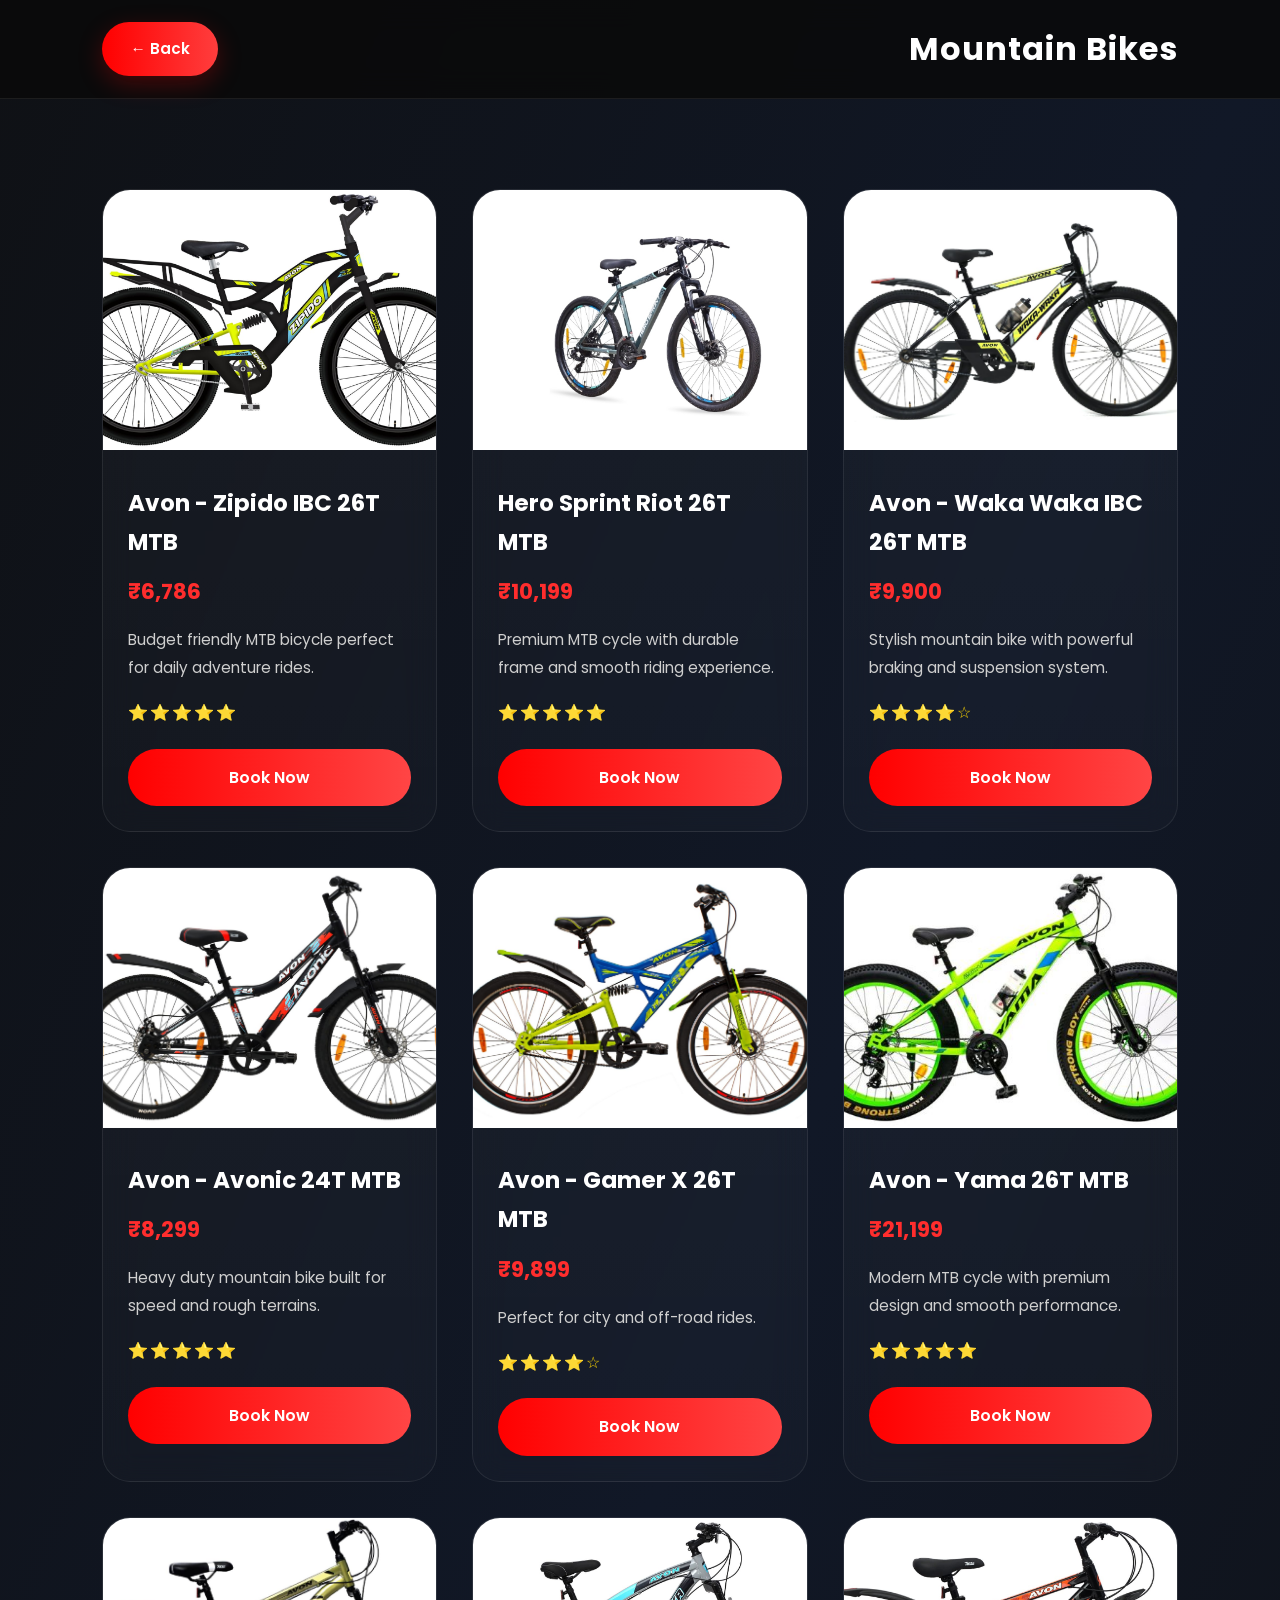
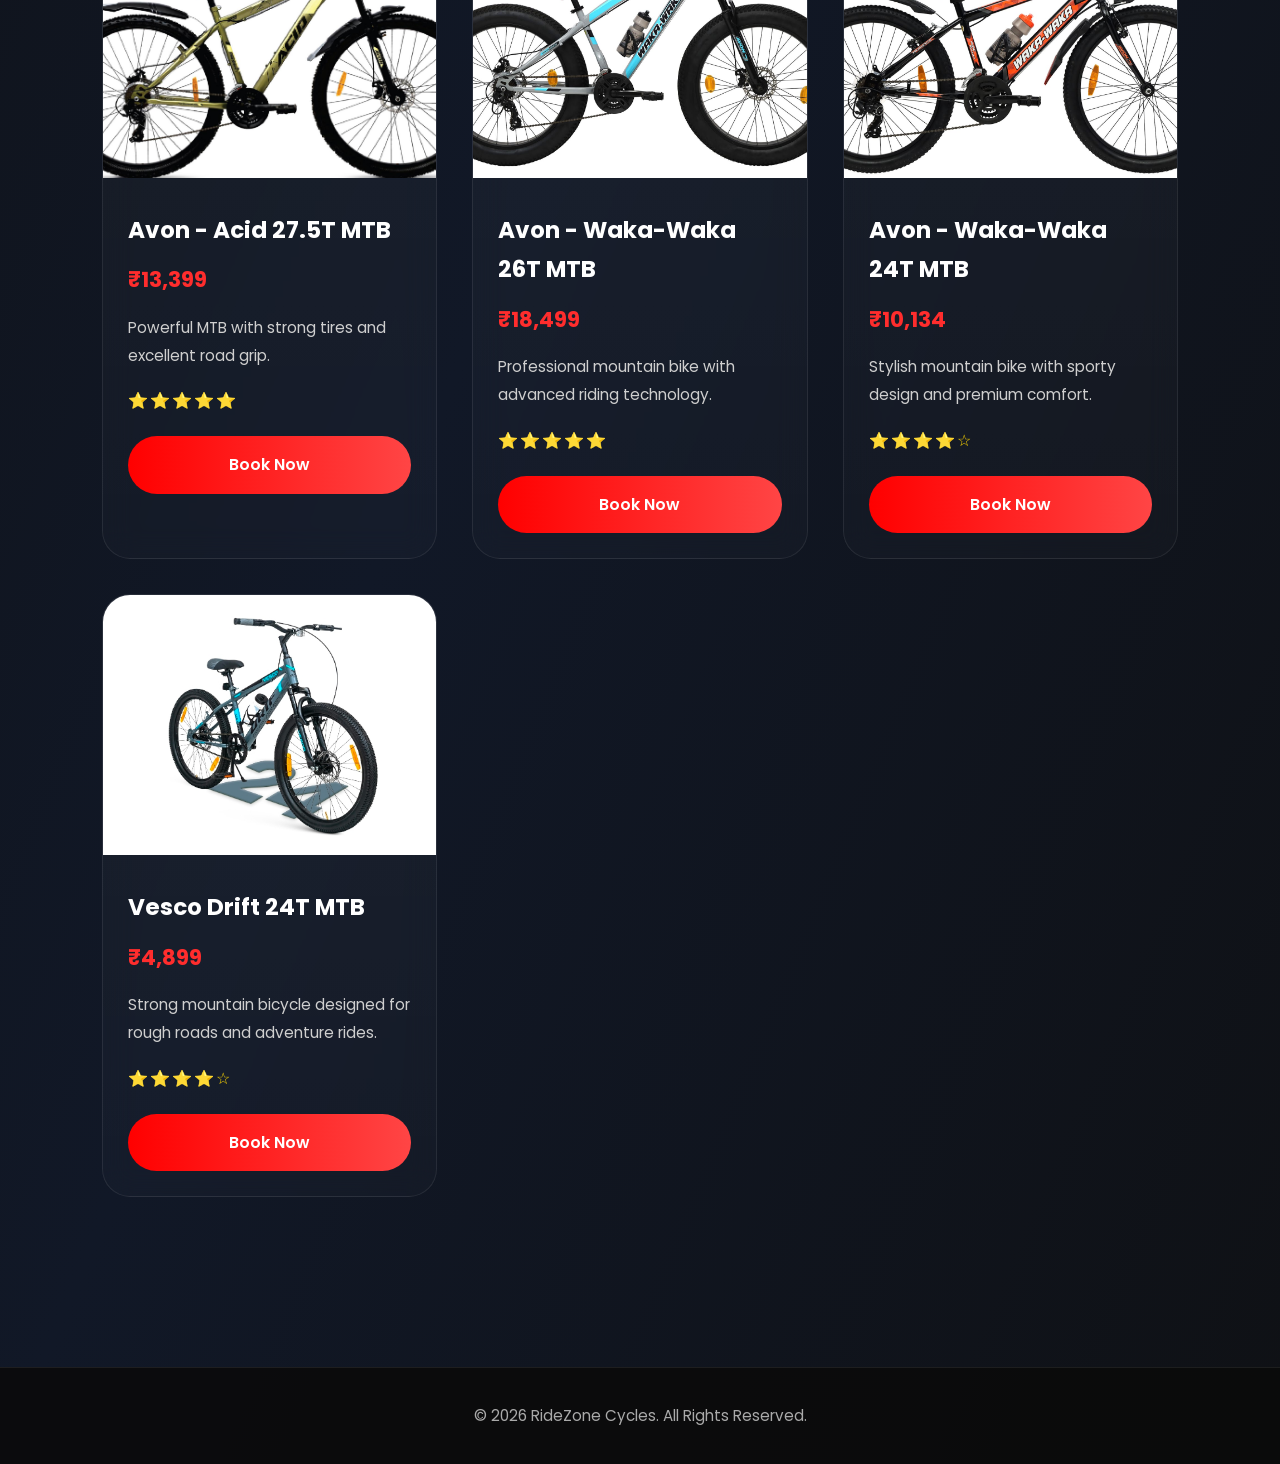
<file: assets/cotegories-html/mountain-bicycle.html>
<!DOCTYPE html>
<html lang="en">

<head>

    <!-- =========================================
                    META TAGS
    ========================================== -->

    <meta charset="UTF-8">

    <meta name="viewport" content="width=device-width, initial-scale=1.0">

    <meta name="description"
        content="Explore premium mountain bikes collection with strong frames, disc brakes and adventure performance.">

    <title>

        Mountain Bikes | RideZone Cycles

    </title>
    <link rel="icon" type="image/png" href="/assets/images/favicon-img/favicon.jpg">

    <!-- =========================================
                    CSS FILE
    ========================================== -->

    <link rel="stylesheet" href="/assets/cotegories-css/cotegories.css">

</head>

<body>

    <!-- =========================================
                    PAGE NAVBAR
    ========================================== -->

    <header class="page-navbar">

        <!-- BACK BUTTON -->

        <a href="../../index.html" class="back-btn">

            ← Back

        </a>

        <!-- PAGE TITLE -->

        <h1 class="page-title">

            Mountain Bikes

        </h1>

    </header>

    <!-- =========================================
                    PRODUCTS SECTION
    ========================================== -->

    <section class="products">

        <div class="container">

            <!-- PRODUCT GRID -->

            <div class="product-grid">

                <!-- PRODUCT 1 -->

                <div class="product-card">

                    <img src="../images/products/mountain/mtb-1.jpg" alt="Hero Sprint MTB">

                    <div class="product-content">

                        <h3>


                            Avon - Zipido IBC 26T MTB

                        </h3>

                        <div class="price">

                            ₹6,786

                        </div>

                        <p>

                            Budget friendly MTB
                            bicycle perfect for
                            daily adventure rides.

                        </p>

                        <div class="rating">

                            ⭐⭐⭐⭐⭐

                        </div>

                        <a href="https://wa.me/919170433032" class="book-btn">

                            Book Now

                        </a>

                    </div>

                </div>

                <!-- PRODUCT 2 -->

                <div class="product-card">

                    <img src="../images/products/mountain/mtb-2.jpg" alt="Urban Terrain MTB">

                    <div class="product-content">

                        <h3>

                            Hero Sprint Riot 26T MTB
                        </h3>

                        <div class="price">

                            ₹10,199


                        </div>

                        <p>

                            Premium MTB cycle with
                            durable frame and smooth
                            riding experience.

                        </p>

                        <div class="rating">

                            ⭐⭐⭐⭐⭐

                        </div>

                        <a href="https://wa.me/919170433032" class="book-btn">

                            Book Now

                        </a>

                    </div>

                </div>

                <!-- PRODUCT 3 -->

                <div class="product-card">

                    <img src="../images/products/mountain/mtb-3.jpg" alt="Firefox Mountana">

                    <div class="product-content">

                        <h3>

                            Avon - Waka Waka IBC 26T MTB


                        </h3>

                        <div class="price">

                            ₹9,900


                        </div>

                        <p>

                            Stylish mountain bike
                            with powerful braking
                            and suspension system.

                        </p>

                        <div class="rating">

                            ⭐⭐⭐⭐☆

                        </div>

                        <a href="https://wa.me/919170433032" class="book-btn">

                            Book Now

                        </a>

                    </div>

                </div>

                <!-- PRODUCT 4 -->

                <div class="product-card">

                    <img src="../images/products/mountain/mtb-4.jpg" alt="Leader Beast">

                    <div class="product-content">

                        <h3>

                            Avon - Avonic 24T MTB

                        </h3>

                        <div class="price">

                            ₹8,299


                        </div>

                        <p>

                            Heavy duty mountain bike
                            built for speed and
                            rough terrains.

                        </p>

                        <div class="rating">

                            ⭐⭐⭐⭐⭐

                        </div>

                        <a href="https://wa.me/919170433032" class="book-btn">

                            Book Now

                        </a>

                    </div>

                </div>

                <!-- PRODUCT 5 -->

                <div class="product-card">

                    <img src="../images/products/mountain/mtb-5.jpg" alt="Cosmic MTB">

                    <div class="product-content">

                        <h3>

                            Avon - Gamer X 26T MTB
                        </h3>

                        <div class="price">

                            ₹9,899


                        </div>

                        <p>

                            Perfect for
                            city and off-road rides.

                        </p>

                        <div class="rating">

                            ⭐⭐⭐⭐☆

                        </div>

                        <a href="https://wa.me/919170433032" class="book-btn">

                            Book Now

                        </a>

                    </div>

                </div>

                <!-- PRODUCT 6 -->

                <div class="product-card">

                    <img src="../images/products/mountain/mtb-6.jpg" alt="Ninety One Storm">

                    <div class="product-content">

                        <h3>

                            Avon - Yama 26T MTB

                        </h3>

                        <div class="price">

                            ₹21,199


                        </div>

                        <p>

                            Modern MTB cycle with
                            premium design and
                            smooth performance.

                        </p>

                        <div class="rating">

                            ⭐⭐⭐⭐⭐

                        </div>

                        <a href="https://wa.me/919170433032" class="book-btn">

                            Book Now

                        </a>

                    </div>

                </div>

                <!-- PRODUCT 7 -->

                <div class="product-card">

                    <img src="../images/products/mountain/mtb-7.jpg" alt="Cradiac XC">

                    <div class="product-content">

                        <h3>

                            Avon - Acid 27.5T MTB


                        </h3>

                        <div class="price">

                            ₹13,399


                        </div>

                        <p>

                            Powerful MTB with
                            strong tires and
                            excellent road grip.

                        </p>

                        <div class="rating">

                            ⭐⭐⭐⭐⭐

                        </div>

                        <a href="https://wa.me/919170433032" class="book-btn">

                            Book Now

                        </a>

                    </div>

                </div>

                <!-- PRODUCT 8 -->

                <div class="product-card">

                    <img src="../images/products/mountain/mtb-8.jpg" alt="Montra Madrock">

                    <div class="product-content">

                        <h3>

                            Avon - Waka-Waka 26T MTB

                        </h3>

                        <div class="price">

                            ₹18,499


                        </div>

                        <p>

                            Professional mountain
                            bike with advanced
                            riding technology.

                        </p>

                        <div class="rating">

                            ⭐⭐⭐⭐⭐

                        </div>

                        <a href="https://wa.me/919170433032" class="book-btn">

                            Book Now

                        </a>

                    </div>

                </div>

                <!-- PRODUCT 9 -->

                <div class="product-card">

                    <img src="../images/products/mountain/mtb-9.jpg" alt="Hercules Roadeo">

                    <div class="product-content">

                        <h3>

                            Avon - Waka-Waka 24T MTB


                        </h3>

                        <div class="price">

                            ₹10,134


                        </div>

                        <p>

                            Stylish mountain bike
                            with sporty design and
                            premium comfort.

                        </p>

                        <div class="rating">

                            ⭐⭐⭐⭐☆

                        </div>

                        <a href="https://wa.me/919170433032" class="book-btn">

                            Book Now

                        </a>

                    </div>

                </div>

                <!-- PRODUCT 10 -->

                <div class="product-card">

                    <img src="../images/products/mountain/mtb-10.jpg" alt="Avon Trekker">

                    <div class="product-content">

                        <h3>

                            Vesco Drift 24T MTB




                        </h3>

                        <div class="price">

                            ₹4,899

                        </div>

                        <p>

                            Strong mountain bicycle
                            designed for rough roads
                            and adventure rides.
                        </p>

                        <div class="rating">

                            ⭐⭐⭐⭐☆

                        </div>

                        <a href="https://wa.me/919170433032" class="book-btn">

                            Book Now

                        </a>

                    </div>

                </div>

            </div>

        </div>

    </section>

    <!-- =========================================
                    FOOTER
    ========================================== -->

    <footer class="footer">

        <p>

            © 2026 RideZone Cycles.
            All Rights Reserved.

        </p>

    </footer>

    <!-- =========================================
                    JS FILE
    ========================================== -->

    <script src="/assets/cotegories-js/cotegories.js"></script>

</body>

</html>
</file>
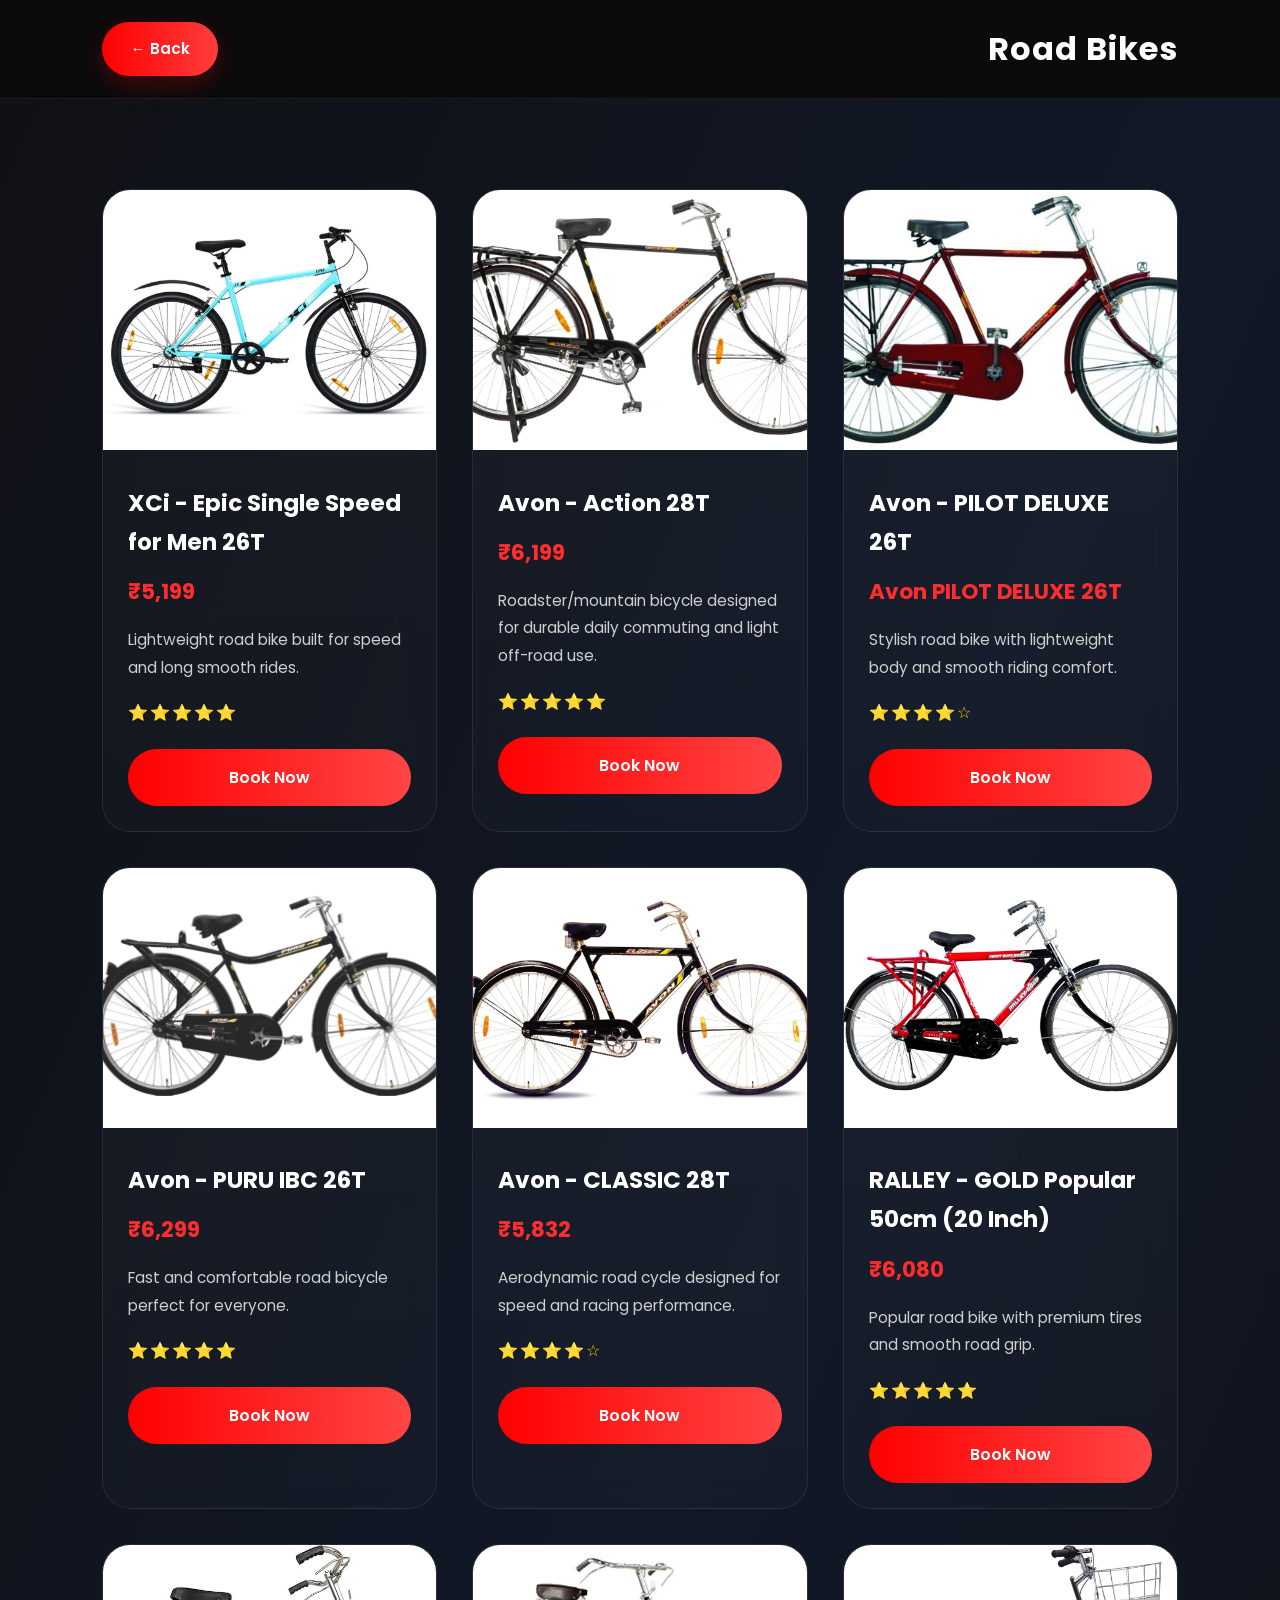
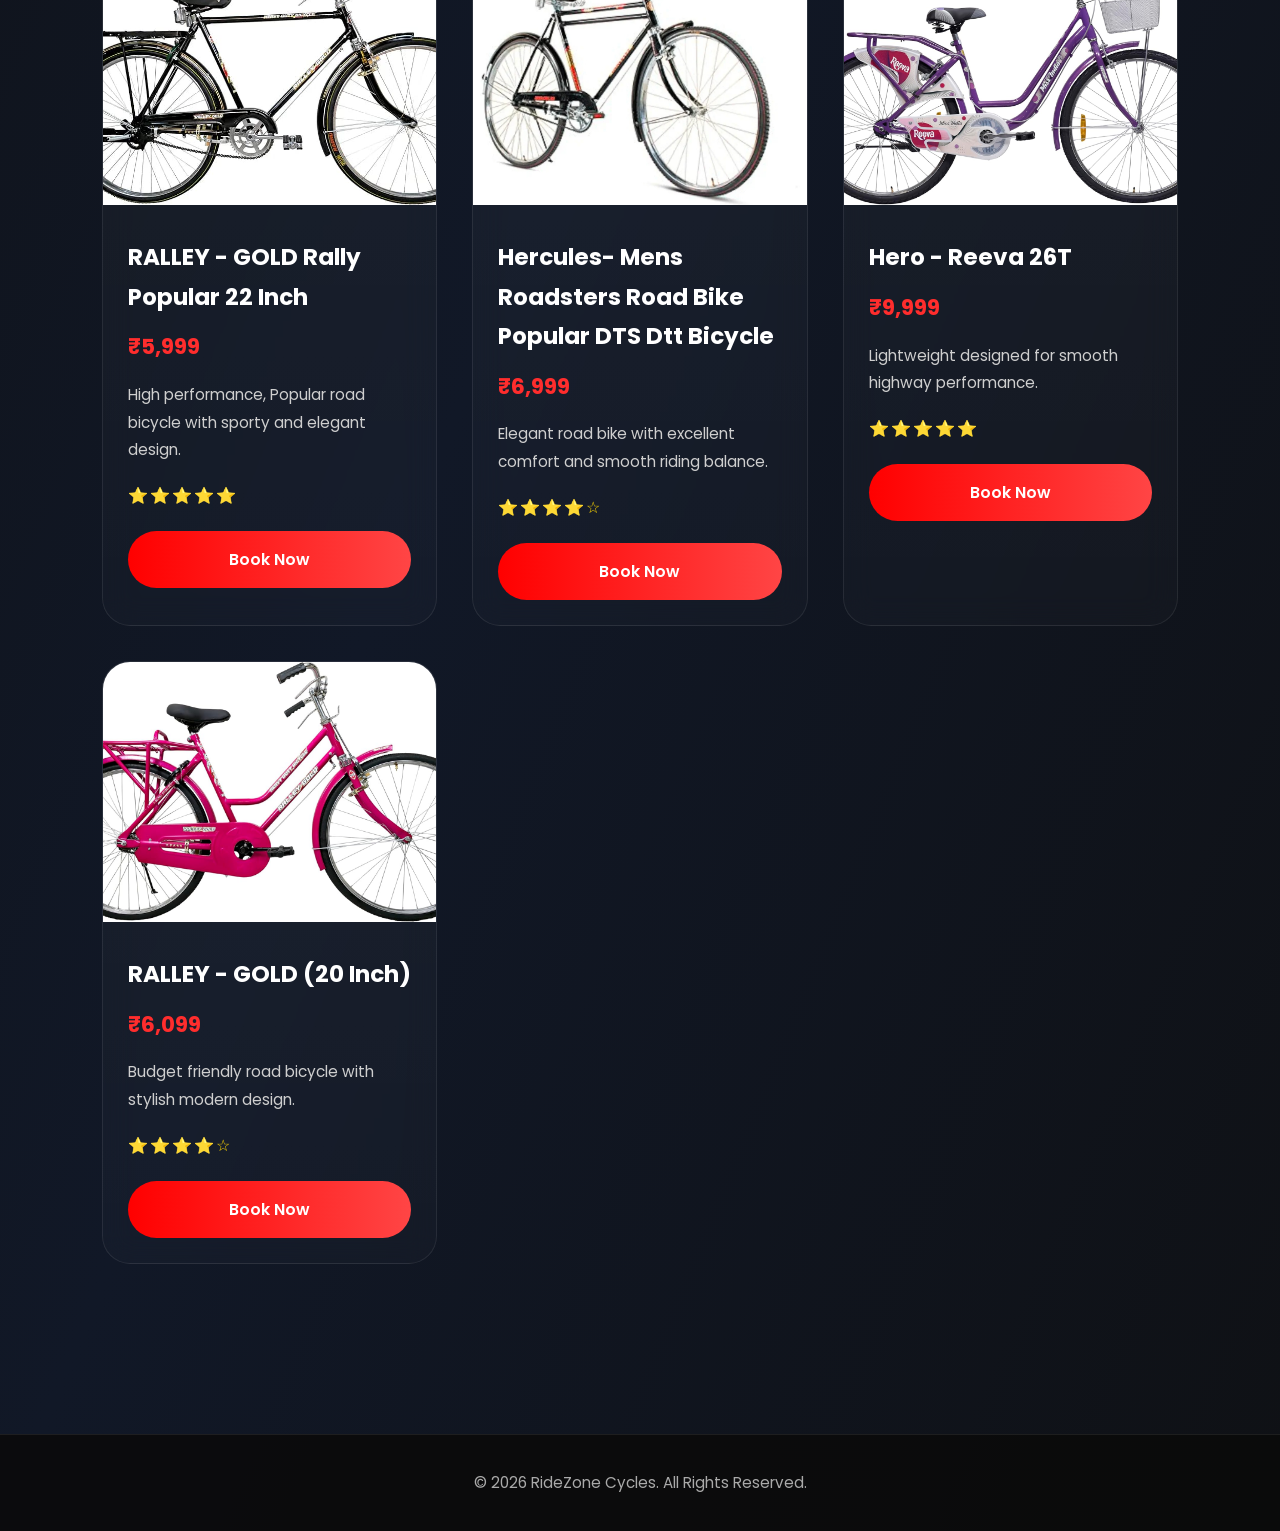
<file: assets/cotegories-html/road-bicycle.html>
<!DOCTYPE html>
<html lang="en">

<head>

    <!-- =========================================
                    META TAGS
    ========================================== -->

    <meta charset="UTF-8">

    <meta name="viewport" content="width=device-width, initial-scale=1.0">

    <meta name="description"
        content="Explore premium road bikes collection with lightweight frames and smooth riding performance.">

    <title>

        Road Bikes | RideZone Cycles

    </title>
    <link rel="icon" type="image/png" href="/assets/images/favicon-img/favicon.jpg">

    <!-- =========================================
                    CSS FILE
    ========================================== -->

    <link rel="stylesheet" href="/assets/cotegories-css/cotegories.css">

</head>

<body>

    <!-- =========================================
                    PAGE NAVBAR
    ========================================== -->

    <header class="page-navbar">

        <!-- BACK BUTTON -->

        <a href="../../index.html" class="back-btn">

            ← Back

        </a>

        <!-- PAGE TITLE -->

        <h1 class="page-title">

            Road Bikes

        </h1>

    </header>

    <!-- =========================================
                    PRODUCTS SECTION
    ========================================== -->

    <section class="products">

        <div class="container">

            <!-- PRODUCT GRID -->

            <div class="product-grid">

                <!-- PRODUCT 1 -->

                <div class="product-card">

                    <img src="../images/products/road/road-1.jpg" alt="Firefox Road Runner">

                    <div class="product-content">

                        <h3>
                            XCi - Epic Single Speed for Men 26T

                        </h3>

                        <div class="price">

                            ₹5,199
                        </div>

                        <p>

                            Lightweight road bike
                            built for speed and
                            long smooth rides.

                        </p>

                        <div class="rating">

                            ⭐⭐⭐⭐⭐

                        </div>

                        <a href="https://wa.me/919170433032" class="book-btn">

                            Book Now

                        </a>

                    </div>

                </div>

                <!-- PRODUCT 2 -->

                <div class="product-card">

                    <img src="../images/products/road/road-2.jpg" alt="Montra Downtown">

                    <div class="product-content">

                        <h3>

                            Avon - Action 28T
                        </h3>

                        <div class="price">

                            ₹6,199
                        </div>

                        <p>

                            Roadster/mountain bicycle designed for durable daily commuting and light off-road use.

                        </p>

                        <div class="rating">

                            ⭐⭐⭐⭐⭐

                        </div>

                        <a href="https://wa.me/919170433032" class="book-btn">

                            Book Now

                        </a>

                    </div>

                </div>

                <!-- PRODUCT 3 -->

                <div class="product-card">

                    <img src="../images/products/road/road-3.jpg" alt="Hero Velocity">

                    <div class="product-content">

                        <h3>

                            Avon - PILOT DELUXE 26T
                        </h3>

                        <div class="price">

                            Avon PILOT DELUXE 26T
                        </div>

                        <p>

                            Stylish road bike with
                            lightweight body and
                            smooth riding comfort.

                        </p>

                        <div class="rating">

                            ⭐⭐⭐⭐☆

                        </div>

                        <a href="https://wa.me/919170433032" class="book-btn">

                            Book Now

                        </a>

                    </div>

                </div>

                <!-- PRODUCT 4 -->

                <div class="product-card">

                    <img src="../images/products/road/road-4.jpg" alt="Urban Speedster">

                    <div class="product-content">

                        <h3>

                            Avon - PURU IBC 26T
                        </h3>

                        <div class="price">

                            ₹6,299
                        </div>

                        <p>

                            Fast and comfortable
                            road bicycle perfect
                            for everyone.

                        </p>

                        <div class="rating">

                            ⭐⭐⭐⭐⭐

                        </div>

                        <a href="https://wa.me/919170433032" class="book-btn">

                            Book Now

                        </a>

                    </div>

                </div>

                <!-- PRODUCT 5 -->

                <div class="product-card">

                    <img src="../images/products/road/road-5.jpg" alt="Leader Racer">

                    <div class="product-content">

                        <h3>

                            Avon - CLASSIC 28T
                        </h3>

                        <div class="price">

                            ₹5,832

                        </div>

                        <p>

                            Aerodynamic road cycle
                            designed for speed and
                            racing performance.

                        </p>

                        <div class="rating">

                            ⭐⭐⭐⭐☆

                        </div>

                        <a href="https://wa.me/919170433032" class="book-btn">

                            Book Now

                        </a>

                    </div>

                </div>

                <!-- PRODUCT 6 -->

                <div class="product-card">

                    <img src="../images/products/road/road-6.jpg" alt="Cradiac RoadX">

                    <div class="product-content">

                        <h3>

                            RALLEY - GOLD Popular 50cm (20 Inch)
                        </h3>

                        <div class="price">

                            ₹6,080

                        </div>

                        <p>

                            Popular road bike
                            with premium tires and
                            smooth road grip.

                        </p>

                        <div class="rating">

                            ⭐⭐⭐⭐⭐

                        </div>

                        <a href="https://wa.me/919170433032" class="book-btn">

                            Book Now

                        </a>

                    </div>

                </div>

                <!-- PRODUCT 7 -->

                <div class="product-card">

                    <img src="../images/products/road/road-7.jpg" alt="Ninety One Tornado">

                    <div class="product-content">

                        <h3>

                            RALLEY - GOLD Rally Popular 22 Inch
                        </h3>

                        <div class="price">

                            ₹5,999
                        </div>

                        <p>

                            High performance, Popular road
                            bicycle with sporty and
                            elegant design.

                        </p>

                        <div class="rating">

                            ⭐⭐⭐⭐⭐

                        </div>

                        <a href="https://wa.me/919170433032" class="book-btn">

                            Book Now

                        </a>

                    </div>

                </div>

                <!-- PRODUCT 8 -->

                <div class="product-card">

                    <img src="../images/products/road/road-8.jpg" alt="Cosmic Rider">

                    <div class="product-content">

                        <h3>

                            Hercules- Mens Roadsters Road Bike Popular DTS Dtt Bicycle

                        </h3>

                        <div class="price">

                            ₹6,999

                        </div>

                        <p>

                            Elegant road bike with
                            excellent comfort and
                            smooth riding balance.

                        </p>

                        <div class="rating">

                            ⭐⭐⭐⭐☆

                        </div>

                        <a href="https://wa.me/919170433032" class="book-btn">

                            Book Now

                        </a>

                    </div>

                </div>

                <!-- PRODUCT 9 -->

                <div class="product-card">

                    <img src="../images/products/road/road-9.jpg" alt="Hercules Sprint">

                    <div class="product-content">

                        <h3>

                            Hero - Reeva 26T
                        </h3>

                        <div class="price">

                            ₹9,999

                        </div>

                        <p>

                            Lightweight
                            designed for smooth
                            highway performance.

                        </p>

                        <div class="rating">

                            ⭐⭐⭐⭐⭐

                        </div>

                        <a href="https://wa.me/919170433032" class="book-btn">

                            Book Now

                        </a>

                    </div>

                </div>

                <!-- PRODUCT 10 -->

                <div class="product-card">

                    <img src="../images/products/road/road-10.jpg" alt="Avon Racer Pro">

                    <div class="product-content">

                        <h3>

                            RALLEY - GOLD (20 Inch)

                        </h3>

                        <div class="price">

                            ₹6,099

                        </div>

                        <p>

                            Budget friendly road
                            bicycle with stylish
                            modern design.

                        </p>

                        <div class="rating">

                            ⭐⭐⭐⭐☆

                        </div>

                        <a href="https://wa.me/919170433032" class="book-btn">

                            Book Now

                        </a>

                    </div>

                </div>

            </div>

        </div>

    </section>

    <!-- =========================================
                    FOOTER
    ========================================== -->

    <footer class="footer">

        <p>

            © 2026 RideZone Cycles.
            All Rights Reserved.

        </p>

    </footer>

    <!-- =========================================
                    JS FILE
    ========================================== -->

    <script src="/assets/cotegories-js/cotegories.js"></script>

</body>

</html>
</file>
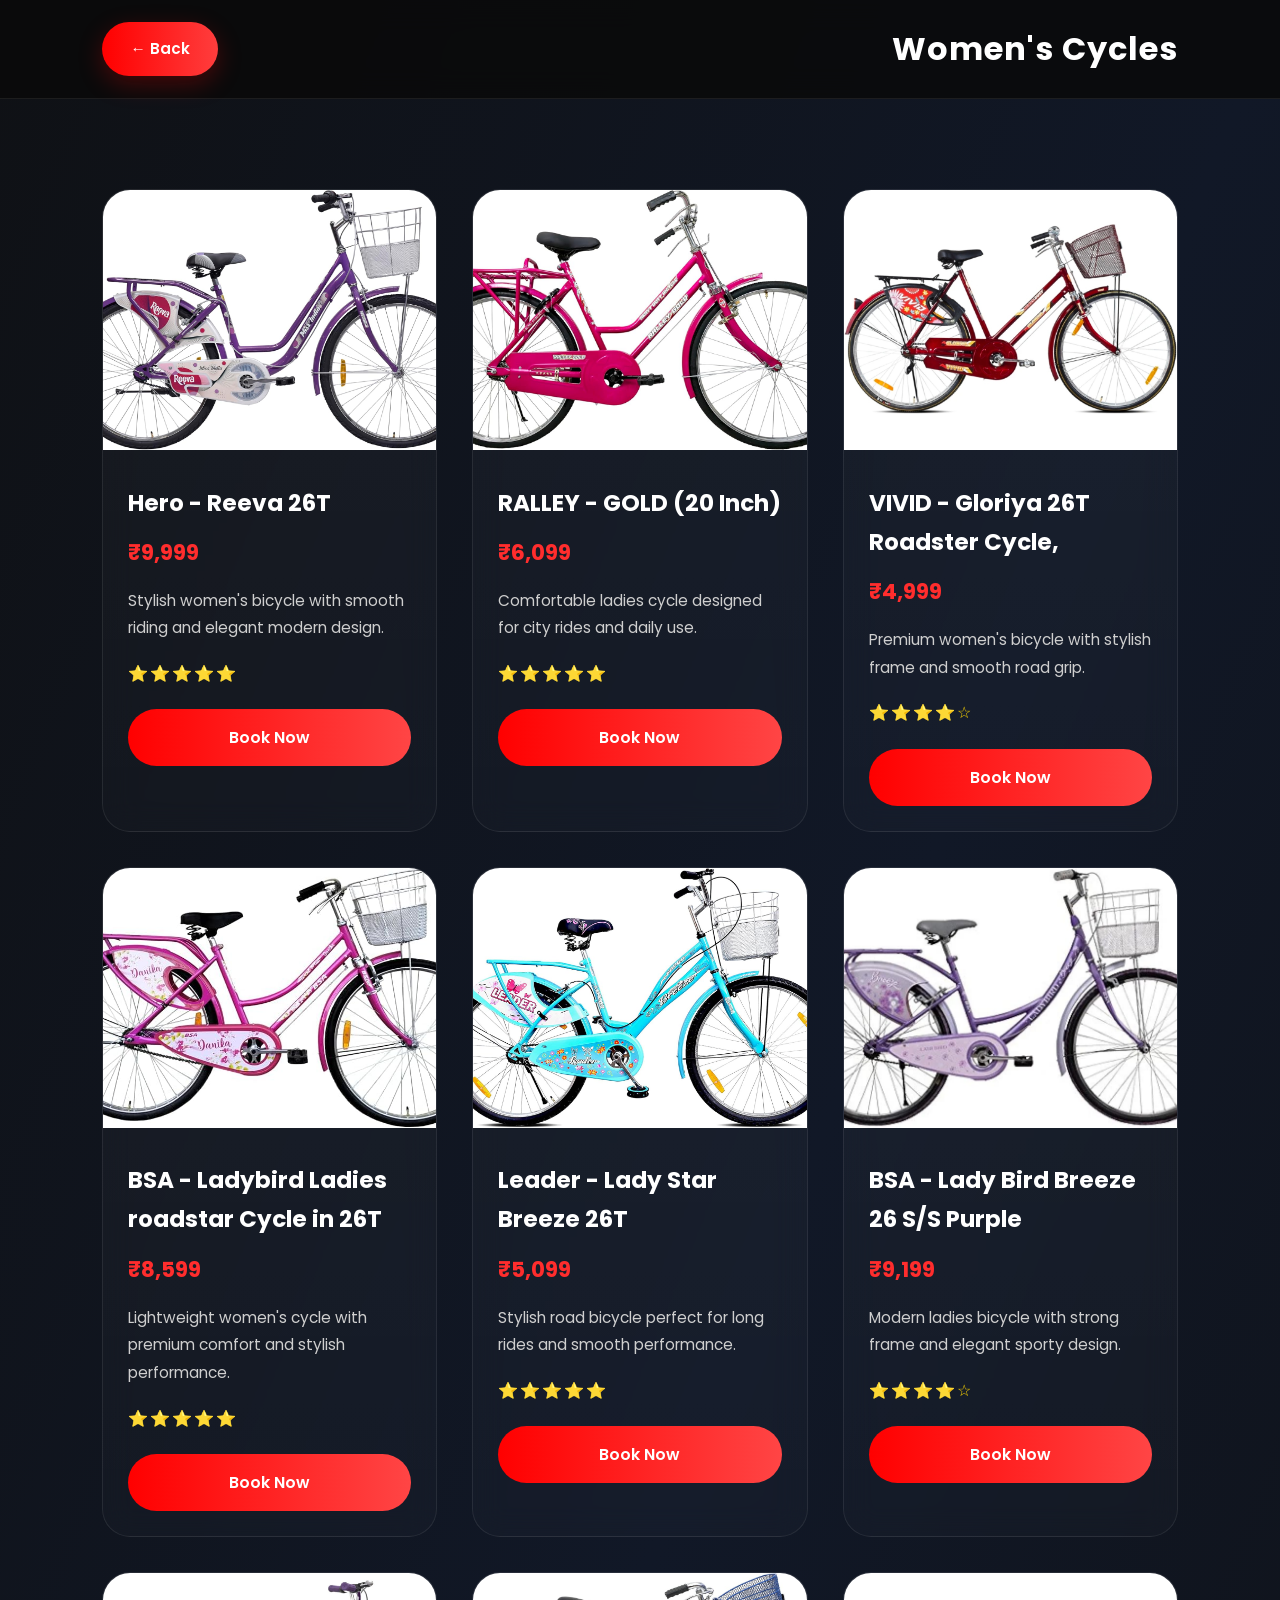
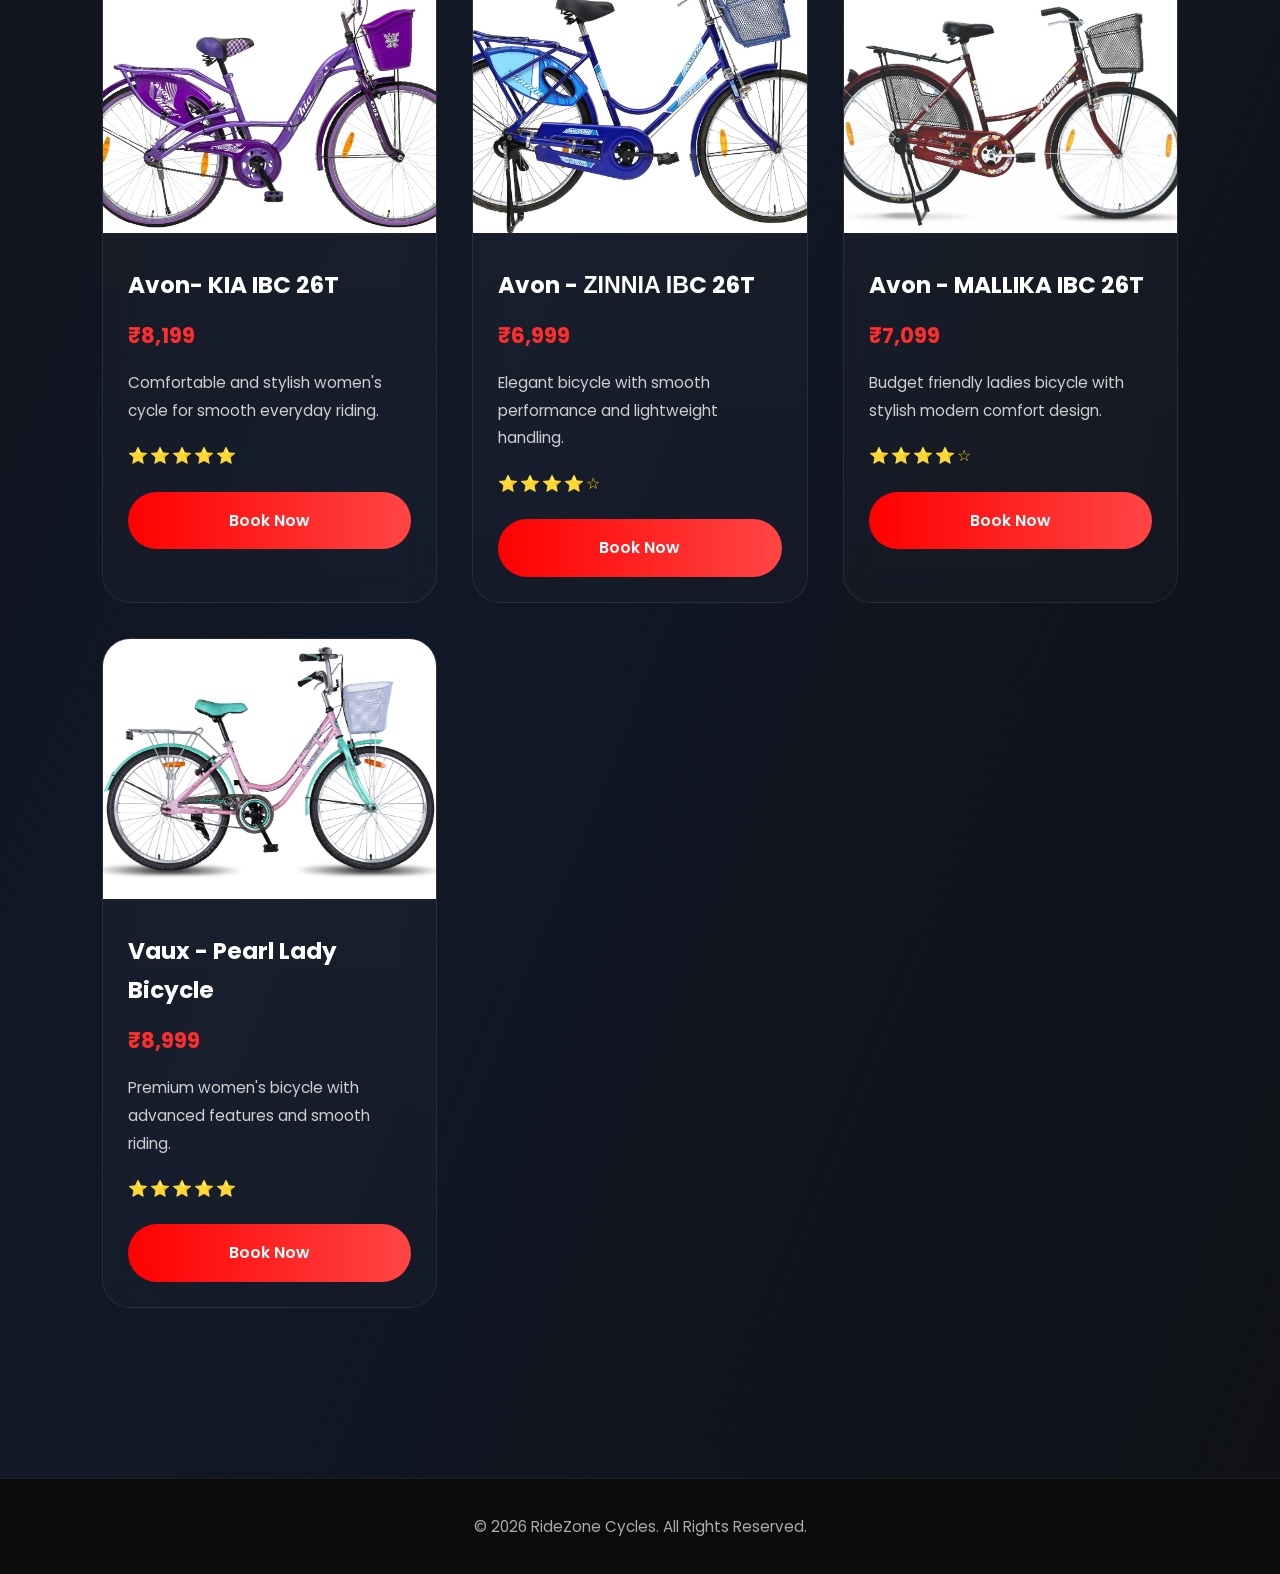
<file: assets/cotegories-html/women's-bicyle.html>
<!DOCTYPE html>
<html lang="en">

<head>

    <!-- =========================================
                    META TAGS
    ========================================== -->

    <meta charset="UTF-8">

    <meta name="viewport" content="width=device-width, initial-scale=1.0">

    <meta name="description"
        content="Explore premium women's cycles collection with stylish design and comfortable riding experience.">

    <title>

        Women's Cycles | RideZone Cycles

    </title>
    <link rel="icon" type="image/png" href="/assets/images/favicon-img/favicon.jpg">

    <!-- =========================================
                    CSS FILE
    ========================================== -->

    <link rel="stylesheet" href="/assets/cotegories-css/cotegories.css">

</head>

<body>

    <!-- =========================================
                    PAGE NAVBAR
    ========================================== -->

    <header class="page-navbar">

        <!-- BACK BUTTON -->

        <a href="../../index.html" class="back-btn">

            ← Back

        </a>

        <!-- PAGE TITLE -->

        <h1 class="page-title">

            Women's Cycles

        </h1>

    </header>

    <!-- =========================================
                    PRODUCTS SECTION
    ========================================== -->

    <section class="products">

        <div class="container">

            <!-- PRODUCT GRID -->

            <div class="product-grid">

                <!-- PRODUCT 1 -->

                <div class="product-card">

                    <img src="../images/products/womens/womens-1.jpg" alt="Hero Miss India">

                    <div class="product-content">

                        <h3>

                            Hero - Reeva 26T

                        </h3>

                        <div class="price">

                            ₹9,999

                        </div>

                        <p>

                            Stylish women's bicycle
                            with smooth riding and
                            elegant modern design.

                        </p>

                        <div class="rating">

                            ⭐⭐⭐⭐⭐

                        </div>

                        <a href="https://wa.me/919170433032" class="book-btn">

                            Book Now

                        </a>

                    </div>

                </div>

                <!-- PRODUCT 2 -->

                <div class="product-card">

                    <img src="../images/products/womens/womens-2.jpg" alt="Ladybird Breeze">

                    <div class="product-content">

                        <h3>

                            RALLEY - GOLD (20 Inch)

                        </h3>

                        <div class="price">

                            ₹6,099

                        </div>

                        <p>

                            Comfortable ladies cycle
                            designed for city rides
                            and daily use.

                        </p>

                        <div class="rating">

                            ⭐⭐⭐⭐⭐

                        </div>

                        <a href="https://wa.me/919170433032" class="book-btn">

                            Book Now

                        </a>

                    </div>

                </div>

                <!-- PRODUCT 3 -->

                <div class="product-card">

                    <img src="../images/products/womens/womens-3.jpg" alt="Firefox Diva">

                    <div class="product-content">

                        <h3>

                            VIVID - Gloriya 26T Roadster Cycle,



                        </h3>

                        <div class="price">

                            ₹4,999

                        </div>

                        <p>

                            Premium women's bicycle
                            with stylish frame and
                            smooth road grip.

                        </p>

                        <div class="rating">

                            ⭐⭐⭐⭐☆

                        </div>

                        <a href="https://wa.me/919170433032" class="book-btn">

                            Book Now

                        </a>

                    </div>

                </div>

                <!-- PRODUCT 4 -->

                <div class="product-card">

                    <img src="../images/products/womens/womens-4.jpg" alt="Urban Terrain Queen">

                    <div class="product-content">

                        <h3>

                            BSA - Ladybird Ladies roadstar Cycle in 26T


                        </h3>

                        <div class="price">

                            ₹8,599

                        </div>

                        <p>

                            Lightweight women's cycle
                            with premium comfort and
                            stylish performance.

                        </p>

                        <div class="rating">

                            ⭐⭐⭐⭐⭐

                        </div>

                        <a href="https://wa.me/919170433032" class="book-btn">

                            Book Now

                        </a>

                    </div>

                </div>

                <!-- PRODUCT 5 -->

                <div class="product-card">

                    <img src="../images/products/womens/womens-5.jpg" alt="Montra Bliss">

                    <div class="product-content">

                        <h3>

                            Leader - Lady Star Breeze 26T



                        </h3>

                        <div class="price">

                            ₹5,099

                        </div>

                        <p>

                            Stylish road bicycle
                            perfect for long rides
                            and smooth performance.

                        </p>

                        <div class="rating">

                            ⭐⭐⭐⭐⭐

                        </div>

                        <a href="https://wa.me/919170433032" class="book-btn">

                            Book Now

                        </a>

                    </div>

                </div>

                <!-- PRODUCT 6 -->

                <div class="product-card">

                    <img src="../images/products/womens/womens-6.jpg" alt="Cradiac Bella">

                    <div class="product-content">

                        <h3>

                            BSA - Lady Bird Breeze 26 S/S Purple



                        </h3>

                        <div class="price">

                            ₹9,199

                        </div>

                        <p>

                            Modern ladies bicycle
                            with strong frame and
                            elegant sporty design.

                        </p>

                        <div class="rating">

                            ⭐⭐⭐⭐☆

                        </div>

                        <a href="https://wa.me/919170433032" class="book-btn">

                            Book Now

                        </a>

                    </div>

                </div>

                <!-- PRODUCT 7 -->

                <div class="product-card">

                    <img src="../images/products/womens/womens-7.jpg" alt="Leader LadyX">

                    <div class="product-content">

                        <h3>

                            Avon- KIA IBC 26T


                        </h3>

                        <div class="price">

                            ₹8,199

                        </div>

                        <p>

                            Comfortable and stylish
                            women's cycle for smooth
                            everyday riding.

                        </p>

                        <div class="rating">

                            ⭐⭐⭐⭐⭐

                        </div>

                        <a href="https://wa.me/919170433032" class="book-btn">

                            Book Now

                        </a>

                    </div>

                </div>

                <!-- PRODUCT 8 -->

                <div class="product-card">

                    <img src="../images/products/womens/womens-8.jpg" alt="Hercules Ladybird">

                    <div class="product-content">

                        <h3>

                            Avon - ΖΙΝΝΙΑ ΙΒC 26T



                        </h3>

                        <div class="price">

                            ₹6,999

                        </div>

                        <p>

                            Elegant bicycle with
                            smooth performance and
                            lightweight handling.

                        </p>

                        <div class="rating">

                            ⭐⭐⭐⭐☆

                        </div>

                        <a href="https://wa.me/919170433032" class="book-btn">

                            Book Now

                        </a>

                    </div>

                </div>

                <!-- PRODUCT 9 -->

                <div class="product-card">

                    <img src="../images/products/womens/womens-9.jpg" alt="Avon Angel">

                    <div class="product-content">

                        <h3>

                            Avon - MALLIKA IBC 26T


                        </h3>

                        <div class="price">

                            ₹7,099

                        </div>

                        <p>

                            Budget friendly ladies
                            bicycle with stylish
                            modern comfort design.

                        </p>

                        <div class="rating">

                            ⭐⭐⭐⭐☆

                        </div>

                        <a href="https://wa.me/919170433032" class="book-btn">

                            Book Now

                        </a>

                    </div>

                </div>

                <!-- PRODUCT 10 -->

                <div class="product-card">

                    <img src="../images/products/womens/womens-10.jpg" alt="Ninety One Diva">

                    <div class="product-content">

                        <h3>

                            Vaux - Pearl Lady Bicycle

                        </h3>

                        <div class="price">

                            ₹8,999

                        </div>

                        <p>

                            Premium women's bicycle
                            with advanced features
                            and smooth riding.

                        </p>

                        <div class="rating">

                            ⭐⭐⭐⭐⭐

                        </div>

                        <a href="https://wa.me/919170433032" class="book-btn">

                            Book Now

                        </a>

                    </div>

                </div>

            </div>

        </div>

    </section>

    <!-- =========================================
                    FOOTER
    ========================================== -->

    <footer class="footer">

        <p>

            © 2026 RideZone Cycles.
            All Rights Reserved.

        </p>

    </footer>

    <!-- =========================================
                    JS FILE
    ========================================== -->

    <script src="/assets/cotegories-js/cotegories.js"></script>

</body>

</html>
</file>
<file: assets/cotegories-css/cotegories.css>
/* =========================================================
                    GOOGLE FONT
========================================================= */
@import url('https://fonts.googleapis.com/css2?family=Poppins:wght@300;400;500;600;700;800;900&display=swap');

/* =========================================================
                    RESET
========================================================= */
*{
    margin: 0;
    padding: 0;
    box-sizing: border-box;

    font-family: 'Poppins', sans-serif;
}

html{
    scroll-behavior: smooth;
}

body{
    background:
    linear-gradient(to bottom right,
    #0f1115,
    #111827,
    #0f1115);

    color: #fff;

    overflow-x: hidden;

    line-height: 1.7;
}

/* =========================================================
                    CUSTOM SCROLLBAR
========================================================= */
::-webkit-scrollbar{
    width: 10px;
}

::-webkit-scrollbar-track{
    background: #111;
}

::-webkit-scrollbar-thumb{
    background:
    linear-gradient(to bottom,
    #ff0000,
    #ff3c3c);

    border-radius: 50px;
}

/* =========================================================
                    CONTAINER
========================================================= */
.container{
    width: 100%;
    max-width: 1400px;

    margin: auto;
}

/* =========================================================
                    PAGE NAVBAR
========================================================= */
.page-navbar{
    width: 100%;

    padding: 22px 8%;

    background:
    rgba(10,10,10,0.85);

    backdrop-filter: blur(15px);

    display: flex;

    align-items: center;

    justify-content: space-between;

    position: sticky;

    top: 0;

    z-index: 999;

    border-bottom:
    1px solid rgba(255,255,255,0.08);

    animation:
    navbarFade 1s ease;
}

/* NAVBAR ANIMATION */

@keyframes navbarFade{

    from{
        opacity: 0;

        transform:
        translateY(-30px);
    }

    to{
        opacity: 1;

        transform:
        translateY(0);
    }
}

/* =========================================================
                    BACK BUTTON
========================================================= */
.back-btn{
    padding: 14px 28px;

    background:
    linear-gradient(to right,
    #ff0000,
    #ff3d3d);

    color: #fff;

    text-decoration: none;

    border-radius: 50px;

    font-weight: 600;

    font-size: 0.95rem;

    transition: 0.4s ease;

    box-shadow:
    0 8px 25px rgba(255,0,0,0.25);
}

/* HOVER */

.back-btn:hover{
    transform:
    translateY(-4px)
    scale(1.04);

    box-shadow:
    0 15px 35px rgba(255,0,0,0.45);
}

/* =========================================================
                    PAGE TITLE
========================================================= */
.page-title{
    font-size: 2rem;

    font-weight: 700;

    color: #fff;

    letter-spacing: 1px;
}

/* =========================================================
                    PRODUCTS SECTION
========================================================= */
.products{
    padding: 90px 8%;
}

/* =========================================================
                    PRODUCT GRID
========================================================= */
.product-grid{
    display: grid;

    grid-template-columns:
    repeat(auto-fit,minmax(280px,1fr));

    gap: 35px;
}

/* =========================================================
                    PRODUCT CARD
========================================================= */
.product-card{
    position: relative;

    background:
    linear-gradient(to bottom,
    rgba(255,255,255,0.04),
    rgba(255,255,255,0.02));

    border:
    1px solid rgba(255,255,255,0.08);

    border-radius: 28px;

    overflow: hidden;

    backdrop-filter: blur(15px);

    transition: 0.5s ease;

    animation:
    cardFade 1s ease;

    cursor: pointer;
}

/* CARD ANIMATION */

@keyframes cardFade{

    from{
        opacity: 0;

        transform:
        translateY(40px);
    }

    to{
        opacity: 1;

        transform:
        translateY(0);
    }
}

/* CARD HOVER */

.product-card:hover{
    transform:
    translateY(-14px);

    box-shadow:
    0 20px 50px rgba(255,0,0,0.18);

    border:
    1px solid rgba(255,0,0,0.3);
}

/* GLOW EFFECT */

.product-card::before{
    content: '';

    position: absolute;

    top: -100%;
    left: -100%;

    width: 300px;
    height: 300px;

    background:
    radial-gradient(circle,
    rgba(255,0,0,0.15),
    transparent);

    transition: 0.7s;
}

.product-card:hover::before{
    top: -50px;
    left: -50px;
}

/* =========================================================
                    PRODUCT IMAGE
========================================================= */
.product-card img{
    width: 100%;

    height: 260px;

    object-fit: cover;

    transition: 0.6s ease;
}

/* IMAGE HOVER */

.product-card:hover img{
    transform:
    scale(1.08);
}

/* =========================================================
                    PRODUCT CONTENT
========================================================= */
.product-content{
    padding: 25px;
}

/* =========================================================
                    PRODUCT TITLE
========================================================= */
.product-content h3{
    font-size: 1.45rem;

    font-weight: 700;

    margin-bottom: 12px;

    color: #fff;

    transition: 0.4s;
}

/* TITLE HOVER */

.product-card:hover h3{
    color: #ff4d4d;
}

/* =========================================================
                    PRICE
========================================================= */
.price{
    color: #ff2d2d;

    font-size: 1.35rem;

    font-weight: 700;

    margin-bottom: 15px;
}

/* =========================================================
                    DESCRIPTION
========================================================= */
.product-content p{
    color: #cfcfcf;

    font-size: 0.96rem;

    margin-bottom: 18px;

    line-height: 1.8;
}

/* =========================================================
                    RATING
========================================================= */
.rating{
    color: gold;

    font-size: 1rem;

    margin-bottom: 22px;

    letter-spacing: 2px;
}

/* =========================================================
                    BOOK BUTTON
========================================================= */
.book-btn{
    display: inline-flex;

    align-items: center;

    justify-content: center;

    width: 100%;

    padding: 15px 20px;

    background:
    linear-gradient(to right,
    #ff0000,
    #ff4545);

    color: #fff;

    text-decoration: none;

    border-radius: 50px;

    font-weight: 600;

    transition: 0.5s ease;

    position: relative;

    overflow: hidden;
}

/* BUTTON SHINE */

.book-btn::before{
    content: '';

    position: absolute;

    top: 0;
    left: -100%;

    width: 100%;
    height: 100%;

    background:
    linear-gradient(to right,
    transparent,
    rgba(255,255,255,0.35),
    transparent);

    transition: 0.6s;
}

.book-btn:hover::before{
    left: 100%;
}

/* BUTTON HOVER */

.book-btn:hover{
    transform:
    translateY(-3px);

    box-shadow:
    0 15px 35px rgba(255,0,0,0.45);
}

/* =========================================================
                    FOOTER
========================================================= */
.footer{
    margin-top: 80px;

    padding: 35px 8%;

    text-align: center;

    background:
    rgba(10,10,10,0.9);

    border-top:
    1px solid rgba(255,255,255,0.08);
}

.footer p{
    color: #aaa;

    font-size: 0.95rem;
}

/* =========================================================
                    RESPONSIVE
========================================================= */

/* =========================
        LARGE DEVICES
========================= */
@media(max-width:1200px){

    .products{
        padding: 80px 5%;
    }

    .page-navbar{
        padding: 20px 5%;
    }
}

/* =========================
        TABLETS
========================= */
@media(max-width:992px){

    .page-title{
        font-size: 1.7rem;
    }

    .product-grid{
        gap: 28px;
    }

    .product-card img{
        height: 240px;
    }
}

/* =========================
        MOBILE
========================= */
@media(max-width:768px){

    .page-navbar{
        flex-direction: column;

        gap: 18px;

        text-align: center;
    }

    .page-title{
        font-size: 1.5rem;
    }

    .products{
        padding: 70px 5%;
    }

    .product-content{
        padding: 22px;
    }

    .product-content h3{
        font-size: 1.3rem;
    }

    .price{
        font-size: 1.2rem;
    }
}

/* =========================
        SMALL MOBILE
========================= */
@media(max-width:576px){

    .product-grid{
        grid-template-columns: 1fr;
    }

    .product-card img{
        height: 230px;
    }

    .back-btn{
        width: 100%;

        justify-content: center;
    }

    .book-btn{
        padding: 14px;
    }
}

/* =========================
        EXTRA SMALL
========================= */
@media(max-width:400px){

    .page-title{
        font-size: 1.25rem;
    }

    .product-content h3{
        font-size: 1.1rem;
    }

    .product-content p{
        font-size: 0.9rem;
    }

    .price{
        font-size: 1.1rem;
    }
}
</file>
